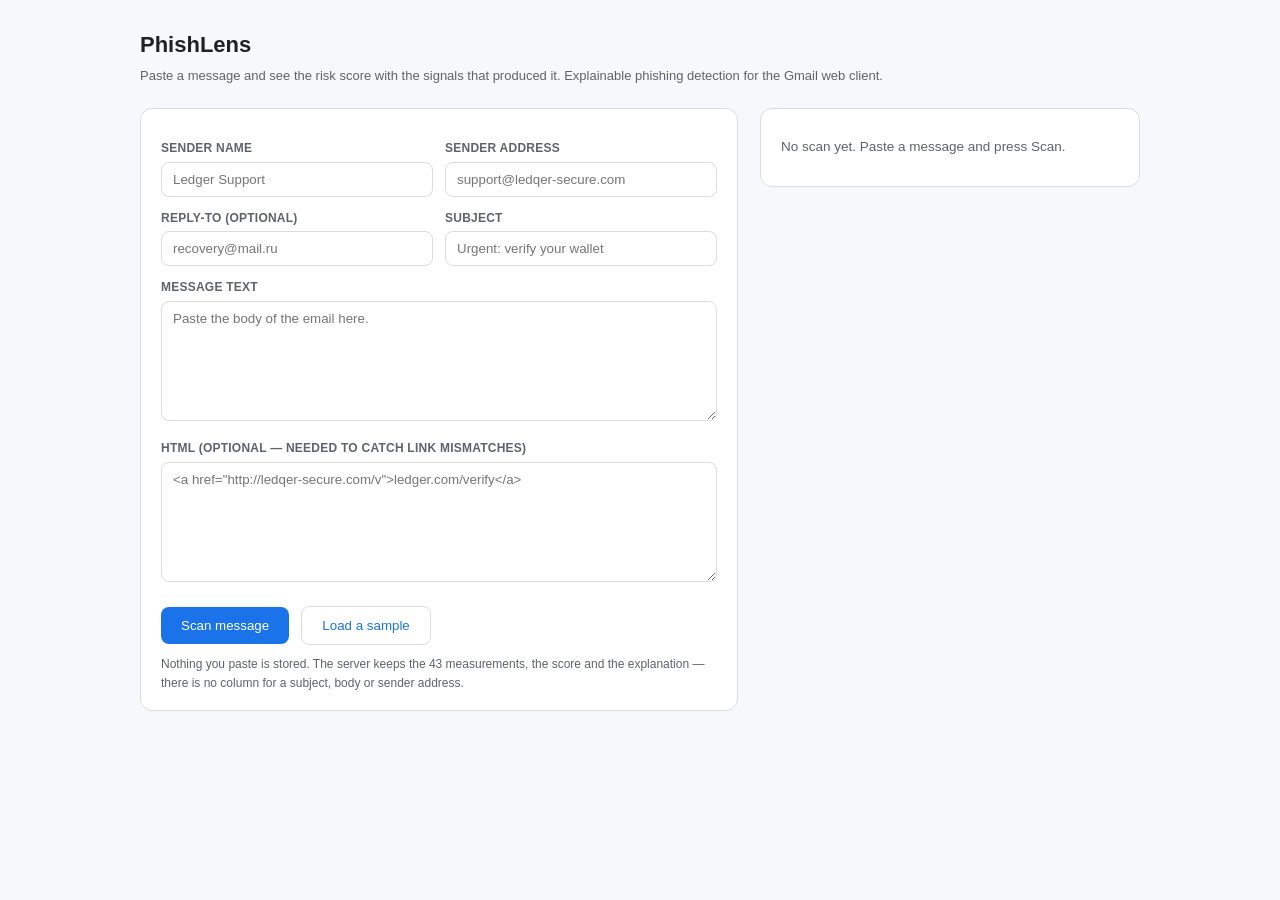
<file: 03_Backend/app/static/index.html>
<!doctype html>
<html lang="en"><head><meta charset="utf-8">
<meta name="viewport" content="width=device-width,initial-scale=1">
<title>PhishLens — scan a message</title>
<style>
  :root{--line:#dadce0;--ink:#202124;--muted:#5f6368;--bg:#f6f8fc;--blue:#1a73e8;
        --clear:#1e8e3e;--caution:#f9ab00;--suspicious:#e8710a;--dangerous:#d93025;}
  *{box-sizing:border-box}
  body{margin:0;background:var(--bg);color:var(--ink);
       font:15px/1.55 -apple-system,Segoe UI,Roboto,Helvetica,Arial,sans-serif}
  .wrap{max-width:1040px;margin:0 auto;padding:28px 20px 60px}
  h1{font-size:22px;margin:0 0 4px}
  .sub{color:var(--muted);font-size:13px;margin-bottom:22px}
  .cols{display:grid;grid-template-columns:1fr 380px;gap:22px;align-items:start}
  @media(max-width:880px){.cols{grid-template-columns:1fr}}
  .card{background:#fff;border:1px solid var(--line);border-radius:12px;padding:18px 20px}
  label{display:block;font-size:12px;color:var(--muted);margin:12px 0 4px;font-weight:600;
        letter-spacing:.02em;text-transform:uppercase}
  input,textarea{width:100%;padding:9px 11px;border:1px solid var(--line);border-radius:8px;
                 font:14px/1.5 inherit;color:var(--ink);background:#fff}
  textarea{resize:vertical;min-height:120px;font-family:inherit}
  input:focus,textarea:focus{outline:2px solid var(--blue);outline-offset:-1px;border-color:transparent}
  .row{display:grid;grid-template-columns:1fr 1fr;gap:12px}
  @media(max-width:620px){.row{grid-template-columns:1fr}}
  button{margin-top:18px;background:var(--blue);color:#fff;border:0;border-radius:8px;
         padding:11px 20px;font:600 14px inherit;cursor:pointer}
  button:disabled{opacity:.55;cursor:default}
  .ghost{background:#fff;color:var(--blue);border:1px solid var(--line);margin-left:8px}
  .hint{font-size:12px;color:var(--muted);margin-top:10px}
  .panel{position:sticky;top:20px}
  .score{display:flex;align-items:baseline;gap:10px;margin-bottom:2px}
  .num{font-size:40px;font-weight:700;line-height:1}
  .tier{font-size:13px;font-weight:700;text-transform:uppercase;letter-spacing:.06em;
        padding:3px 9px;border-radius:999px;color:#fff}
  .t-clear{background:var(--clear)}.t-caution{background:var(--caution)}
  .t-suspicious{background:var(--suspicious)}.t-dangerous{background:var(--dangerous)}
  .headline{font-size:16px;font-weight:600;margin:10px 0 2px}
  .advice{color:var(--muted);font-size:13px;margin-bottom:14px}
  .split{background:#fff8e1;border:1px solid #f6d58a;border-radius:8px;padding:10px 12px;
         font-size:12.5px;color:#7a5900;margin-bottom:14px}
  ul{list-style:none;margin:0;padding:0}
  li{padding:9px 0;border-top:1px solid var(--line);font-size:13.5px;display:flex;gap:9px}
  .kind{flex:0 0 auto;font-size:10px;font-weight:700;letter-spacing:.05em;text-transform:uppercase;
        padding:2px 6px;border-radius:4px;background:#e8eaed;color:var(--muted);height:fit-content;margin-top:2px}
  .kind.rule{background:#fce8e6;color:#c5221f}
  h3{font-size:12px;text-transform:uppercase;letter-spacing:.04em;color:var(--muted);
     margin:18px 0 0;font-weight:700}
  .meta{margin-top:16px;padding-top:12px;border-top:1px solid var(--line);
        font-size:11.5px;color:var(--muted);line-height:1.7}
  .empty{color:var(--muted);font-size:13.5px;padding:10px 0}
  .err{color:var(--dangerous);font-size:13px}
</style></head><body><div class="wrap">

<h1>PhishLens</h1>
<div class="sub">Paste a message and see the risk score with the signals that produced it. Explainable phishing detection for the Gmail web client.</div>

<div class="cols">
  <div class="card">
    <div class="row">
      <div><label for="from_display">Sender name</label>
        <input id="from_display" placeholder="Ledger Support"></div>
      <div><label for="from_address">Sender address</label>
        <input id="from_address" placeholder="support@ledqer-secure.com"></div>
    </div>
    <div class="row">
      <div><label for="reply_to_address">Reply-to (optional)</label>
        <input id="reply_to_address" placeholder="recovery@mail.ru"></div>
      <div><label for="subject">Subject</label>
        <input id="subject" placeholder="Urgent: verify your wallet"></div>
    </div>
    <label for="body_text">Message text</label>
    <textarea id="body_text" placeholder="Paste the body of the email here."></textarea>
    <label for="body_html">HTML (optional — needed to catch link mismatches)</label>
    <textarea id="body_html" placeholder='&lt;a href="http://ledqer-secure.com/v"&gt;ledger.com/verify&lt;/a&gt;'></textarea>
    <button id="go">Scan message</button>
    <button id="sample" class="ghost" type="button">Load a sample</button>
    <div class="hint">Nothing you paste is stored. The server keeps the 43 measurements, the score and the explanation — there is no column for a subject, body or sender address.</div>
    <div id="err" class="err"></div>
  </div>

  <div class="card panel">
    <div id="out"><div class="empty">No scan yet. Paste a message and press Scan.</div></div>
  </div>
</div>
</div>

<script>
const $ = id => document.getElementById(id);
const esc = s => String(s ?? "").replace(/[&<>"]/g, c => ({'&':'&amp;','<':'&lt;','>':'&gt;','"':'&quot;'}[c]));

$("sample").onclick = () => {
  $("from_display").value = "Ledger Support";
  $("from_address").value = "support@ledqer-secure.com";
  $("reply_to_address").value = "recovery@mail.ru";
  $("subject").value = "Urgent: your wallet will be suspended in 24 hours";
  $("body_text").value = "Your Ledger wallet has been flagged for unusual activity. Verify your recovery phrase immediately or access will be permanently suspended.";
  $("body_html").value = '<p>Your wallet has been flagged. <a href="http://ledqer-secure.com/verify">ledger.com/verify</a></p>';
};

$("go").onclick = async () => {
  const btn = $("go"); btn.disabled = true; $("err").textContent = "";
  const payload = {
    from_display: $("from_display").value, from_address: $("from_address").value,
    reply_to_address: $("reply_to_address").value, subject: $("subject").value,
    body_text: $("body_text").value, body_html: $("body_html").value, attachments: []
  };
  try {
    const r = await fetch("/scan", {method:"POST", headers:{"content-type":"application/json"},
                                    body: JSON.stringify(payload)});
    if (!r.ok) throw new Error("HTTP " + r.status + " — " + (await r.text()).slice(0,200));
    render(await r.json());
  } catch (e) { $("err").textContent = e.message; }
  finally { btn.disabled = false; }
};

function render(d) {
  const sig = (d.signals || []).map(s =>
    `<li><span class="kind ${s.kind === 'rule' ? 'rule' : ''}">${esc(s.kind)}</span><span>${esc(s.text)}</span></li>`).join("");
  const mit = (d.mitigating || []).map(m => `<li><span class="kind">for</span><span>${esc(m.text)}</span></li>`).join("");
  const floored = d.severity_floored_by
    ? `<div class="split"><b>Why the score and the tier disagree.</b> The model scored this ${d.risk_score}/100, which on its own reads
       <b>${esc(d.model_severity)}</b>. A deterministic check — <code>${esc(d.severity_floored_by)}</code> — fired, and those are
       categorical rather than statistical, so the tier is raised regardless of the score.</div>` : "";
  $("out").innerHTML = `
    <div class="score"><div class="num">${d.risk_score}</div>
      <span class="tier t-${esc(d.severity)}">${esc(d.severity)}</span></div>
    <div class="headline">${esc(d.headline)}</div>
    <div class="advice">${esc(d.advice)}</div>
    ${floored}
    ${sig ? `<h3>What it found</h3><ul>${sig}</ul>` : `<div class="empty">No signals above the reporting threshold.</div>`}
    ${mit ? `<h3>What argues for it</h3><ul>${mit}</ul>` : ""}
    <div class="meta">
      ${d.signals_considered} features considered &middot; model <b>${esc(d.model_variant)}</b> &middot; ${d.duration_ms} ms<br>
      ${d.persisted ? `recorded as scan ${d.scan_id}` : "not recorded — the database was unavailable, the verdict is unaffected"}
    </div>`;
}
</script></body></html>
</file>
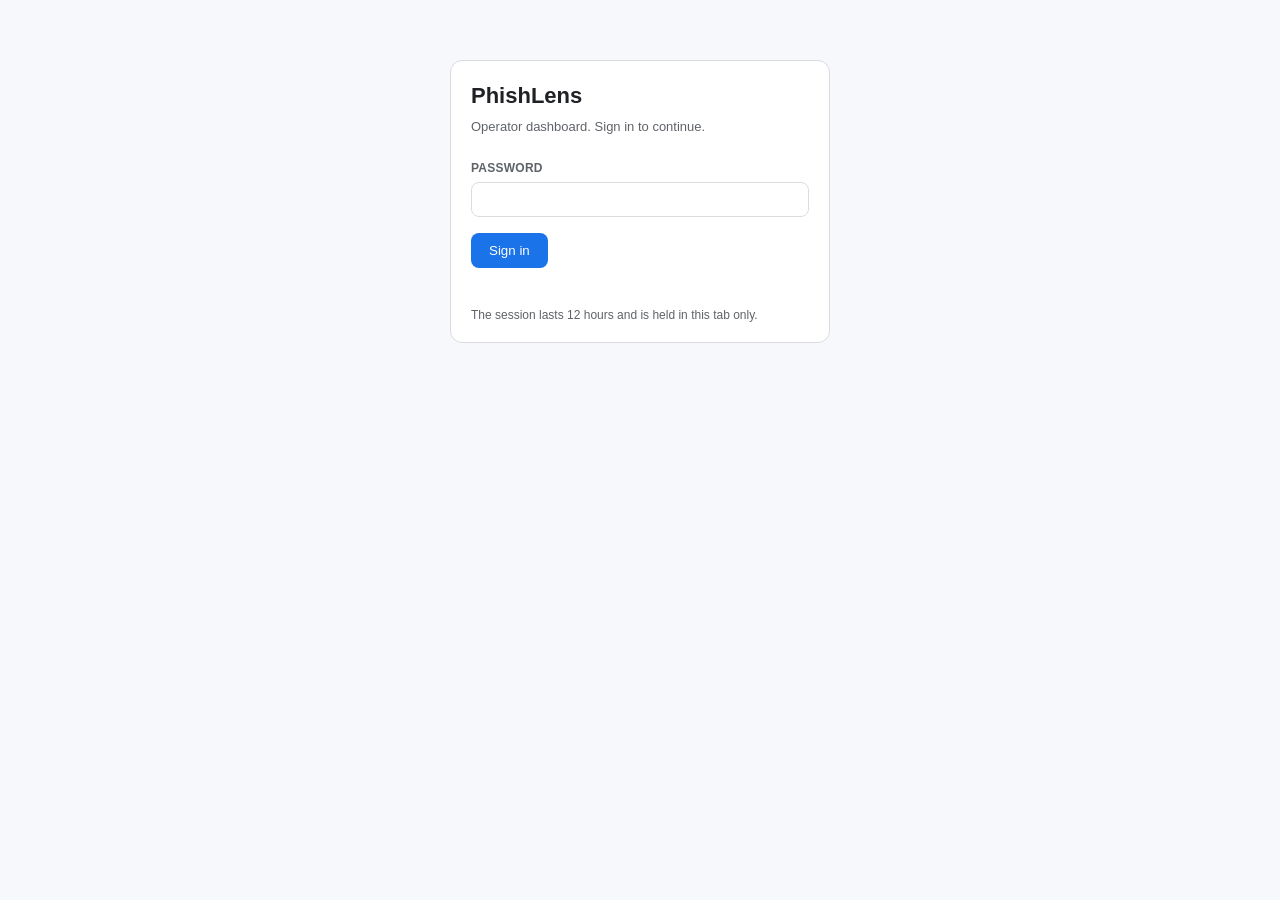
<file: 03_Backend/app/static/dashboard/index.html>
<!doctype html>
<html lang="en"><head><meta charset="utf-8">
<meta name="viewport" content="width=device-width,initial-scale=1">
<title>PhishLens — operator dashboard</title>
<style>
  :root{--line:#dadce0;--ink:#202124;--muted:#5f6368;--bg:#f6f8fc;--blue:#1a73e8;
        --clear:#1e8e3e;--caution:#f9ab00;--suspicious:#e8710a;--dangerous:#d93025;}
  *{box-sizing:border-box}
  body{margin:0;background:var(--bg);color:var(--ink);
       font:15px/1.55 -apple-system,Segoe UI,Roboto,Helvetica,Arial,sans-serif}
  .wrap{max-width:1180px;margin:0 auto;padding:28px 20px 60px}
  h1{font-size:22px;margin:0 0 4px}
  .sub{color:var(--muted);font-size:13px;margin-bottom:22px}
  .card{background:#fff;border:1px solid var(--line);border-radius:12px;padding:18px 20px;margin-bottom:18px}
  label{display:block;font-size:12px;color:var(--muted);margin:12px 0 4px;font-weight:600;
        letter-spacing:.02em;text-transform:uppercase}
  input,select{width:100%;padding:9px 11px;border:1px solid var(--line);border-radius:8px;
               font:14px/1.5 inherit;color:var(--ink);background:#fff}
  input:focus,select:focus{outline:2px solid var(--blue);outline-offset:-1px;border-color:transparent}
  button{background:var(--blue);color:#fff;border:0;border-radius:8px;
         padding:10px 18px;font:600 14px inherit;cursor:pointer}
  button:disabled{opacity:.55;cursor:default}
  .ghost{background:#fff;color:var(--blue);border:1px solid var(--line)}
  .tiny{padding:5px 10px;font-size:12px}
  .err{color:var(--dangerous);font-size:13px;margin-top:10px;min-height:18px}
  .hint{font-size:12px;color:var(--muted);margin-top:10px}

  /* login */
  #login{max-width:380px;margin:60px auto}

  /* tabs */
  nav{display:flex;gap:4px;border-bottom:1px solid var(--line);margin-bottom:18px}
  nav button{background:none;color:var(--muted);border:0;border-bottom:2px solid transparent;
             border-radius:0;padding:10px 14px;font:600 13.5px inherit}
  nav button[aria-selected=true]{color:var(--blue);border-bottom-color:var(--blue)}
  .right{margin-left:auto;display:flex;align-items:center;gap:10px}

  /* metric tiles */
  .tiles{display:grid;grid-template-columns:repeat(auto-fit,minmax(170px,1fr));gap:12px}
  .tile{background:#fff;border:1px solid var(--line);border-radius:10px;padding:14px 16px}
  .tile .n{font-size:26px;font-weight:700;line-height:1.1}
  .tile .k{font-size:11.5px;color:var(--muted);text-transform:uppercase;letter-spacing:.04em;
           font-weight:700;margin-bottom:6px}
  .tile .foot{font-size:11.5px;color:var(--muted);margin-top:4px}

  /* bars */
  .bars{margin-top:6px}
  .bar{display:flex;align-items:center;gap:10px;margin:7px 0;font-size:13px}
  .bar .lbl{flex:0 0 92px;color:var(--muted)}
  .bar .track{flex:1;background:#eef1f6;border-radius:999px;height:10px;overflow:hidden}
  /* display:block matters - the fill is a span, and width/height do not apply
     to an inline box, so without this the bars render as empty tracks. */
  .bar .fill{display:block;height:100%;border-radius:999px}
  .bar .v{flex:0 0 54px;text-align:right;font-variant-numeric:tabular-nums}
  .f-clear{background:var(--clear)}.f-caution{background:var(--caution)}
  .f-suspicious{background:var(--suspicious)}.f-dangerous{background:var(--dangerous)}

  /* tables */
  table{width:100%;border-collapse:collapse;font-size:13.5px}
  th{text-align:left;font-size:11px;text-transform:uppercase;letter-spacing:.04em;
     color:var(--muted);font-weight:700;padding:0 10px 8px 0;border-bottom:1px solid var(--line)}
  td{padding:10px 10px 10px 0;border-bottom:1px solid var(--line);vertical-align:top}
  td.num{font-variant-numeric:tabular-nums;white-space:nowrap}
  .tier{display:inline-block;font-size:10.5px;font-weight:700;text-transform:uppercase;
        letter-spacing:.05em;padding:2px 8px;border-radius:999px;color:#fff}
  .t-clear{background:var(--clear)}.t-caution{background:var(--caution)}
  .t-suspicious{background:var(--suspicious)}.t-dangerous{background:var(--dangerous)}
  .pill{display:inline-block;font-size:10.5px;font-weight:700;text-transform:uppercase;
        letter-spacing:.05em;padding:2px 8px;border-radius:4px;background:#e8eaed;color:var(--muted)}
  .pill.fp{background:#fce8e6;color:#c5221f}
  .pill.fn{background:#fef7e0;color:#7a5900}
  .pill.ok{background:#e6f4ea;color:#137333}
  .note{color:var(--muted);font-size:12.5px;margin-top:4px;white-space:pre-wrap}
  .empty{color:var(--muted);font-size:13.5px;padding:18px 0}
  .pager{display:flex;align-items:center;gap:12px;margin-top:14px;font-size:13px;color:var(--muted)}
  .caveat{background:#fff8e1;border:1px solid #f6d58a;border-radius:8px;padding:10px 12px;
          font-size:12.5px;color:#7a5900;margin-top:14px}
  .controls{display:flex;gap:12px;align-items:flex-end;margin-bottom:14px}
  .controls > div{min-width:180px}
  .controls label{margin-top:0}
  [hidden]{display:none !important}
</style></head><body>

<!-- ------------------------------------------------------------- login -->
<div id="login" class="card">
  <h1>PhishLens</h1>
  <div class="sub">Operator dashboard. Sign in to continue.</div>
  <form id="loginForm">
    <label for="pw">Password</label>
    <input id="pw" type="password" autocomplete="current-password" required>
    <div style="margin-top:16px"><button id="loginBtn" type="submit">Sign in</button></div>
    <div id="loginErr" class="err"></div>
  </form>
  <div class="hint">The session lasts 12 hours and is held in this tab only.</div>
</div>

<!-- --------------------------------------------------------------- app -->
<div id="app" class="wrap" hidden>
  <h1>PhishLens</h1>
  <div class="sub">Operator dashboard — scan history, feedback review, service metrics.</div>

  <nav>
    <button id="tab-overview"  aria-selected="true"  data-view="overview">Overview</button>
    <button id="tab-scans"     aria-selected="false" data-view="scans">Scan history</button>
    <button id="tab-feedback"  aria-selected="false" data-view="feedback">Feedback review</button>
    <div class="right">
      <span id="fbBadge" class="pill" hidden></span>
      <button id="signout" class="ghost tiny" type="button">Sign out</button>
    </div>
  </nav>

  <div id="globalErr" class="err"></div>

  <!-- overview -->
  <section id="view-overview">
    <div id="tiles" class="tiles"></div>
    <div class="card" style="margin-top:18px">
      <div class="k" style="font-size:11.5px;color:var(--muted);text-transform:uppercase;
           letter-spacing:.04em;font-weight:700;margin-bottom:10px">Scans by severity</div>
      <div id="bars" class="bars"></div>
    </div>
    <div class="caveat">
      These are operational counts, not model evaluation. Precision, recall and
      false-positive rate are measured against the held-out set in
      <strong>02_Model/evaluate.py</strong> (WBS 2.1 and 5.5). The disagreement rate below is
      what users reported, which is a review signal — not measured error.
    </div>
  </section>

  <!-- scans -->
  <section id="view-scans" hidden>
    <div class="card">
      <div class="controls">
        <div>
          <label for="sevFilter">Severity</label>
          <select id="sevFilter">
            <option value="">All</option>
            <option value="dangerous">Dangerous</option>
            <option value="suspicious">Suspicious</option>
            <option value="caution">Caution</option>
            <option value="clear">Clear</option>
          </select>
        </div>
        <button id="refreshScans" class="ghost" type="button">Refresh</button>
      </div>
      <div id="scansWrap"></div>
      <div class="pager">
        <button id="prev" class="ghost tiny" type="button">Previous</button>
        <span id="pageInfo"></span>
        <button id="next" class="ghost tiny" type="button">Next</button>
      </div>
      <div class="hint">
        No subject, body or sender address appears here because the database stores none —
        a scan is identified by a salted fingerprint. Install ids are truncated to 8 characters:
        enough to group scans, not enough to identify an installation.
      </div>
    </div>
  </section>

  <!-- feedback -->
  <section id="view-feedback" hidden>
    <div class="card">
      <div class="controls">
        <div>
          <label for="fbFilter">Show</label>
          <select id="fbFilter">
            <option value="false">All feedback</option>
            <option value="true">Unreviewed only</option>
          </select>
        </div>
        <button id="refreshFb" class="ghost" type="button">Refresh</button>
      </div>
      <div id="fbWrap"></div>
      <div class="caveat">
        Marking an item reviewed records that a person looked at it. It does not relabel the
        scan or feed the model — feedback is a queue for WBS 2.4 calibration, never ground
        truth applied automatically.
      </div>
    </div>
  </section>
</div>

<script>
const $ = id => document.getElementById(id);
const esc = s => String(s ?? "").replace(/[&<>"]/g, c => ({'&':'&amp;','<':'&lt;','>':'&gt;','"':'&quot;'}[c]));
const API = "/dashboard/api";
const KEY = "phishlens_dash_token";

let token = sessionStorage.getItem(KEY) || null;
let page = 1, totalScans = 0, pageSize = 50;

/* ---------------------------------------------------------------- fetch */
async function api(path, opts = {}) {
  const res = await fetch(API + path, {
    ...opts,
    headers: {
      "Content-Type": "application/json",
      ...(token ? { Authorization: "Bearer " + token } : {}),
      ...(opts.headers || {}),
    },
  });
  if (res.status === 401) { signOut("Session expired. Sign in again."); throw new Error("401"); }
  if (!res.ok) {
    let detail = res.statusText;
    try { detail = (await res.json()).detail || detail; } catch {}
    throw new Error(detail);
  }
  return res.json();
}

function showError(msg) { $("globalErr").textContent = msg || ""; }

/* ---------------------------------------------------------------- login */
$("loginForm").addEventListener("submit", async (e) => {
  e.preventDefault();
  $("loginErr").textContent = "";
  $("loginBtn").disabled = true;
  try {
    const r = await fetch(API + "/login", {
      method: "POST",
      headers: { "Content-Type": "application/json" },
      body: JSON.stringify({ password: $("pw").value }),
    });
    if (!r.ok) {
      let d = "Sign in failed.";
      try { d = (await r.json()).detail || d; } catch {}
      throw new Error(d);
    }
    const data = await r.json();
    token = data.token;
    sessionStorage.setItem(KEY, token);
    $("pw").value = "";
    enterApp();
  } catch (err) {
    $("loginErr").textContent = err.message;
  } finally {
    $("loginBtn").disabled = false;
  }
});

function signOut(message) {
  token = null;
  sessionStorage.removeItem(KEY);
  $("app").hidden = true;
  $("login").hidden = false;
  $("loginErr").textContent = message || "";
}
$("signout").addEventListener("click", () => signOut(""));

/* ----------------------------------------------------------------- tabs */
document.querySelectorAll("nav button[data-view]").forEach(btn => {
  btn.addEventListener("click", () => {
    document.querySelectorAll("nav button[data-view]").forEach(b =>
      b.setAttribute("aria-selected", String(b === btn)));
    ["overview", "scans", "feedback"].forEach(v =>
      $("view-" + v).hidden = v !== btn.dataset.view);
    if (btn.dataset.view === "scans") loadScans();
    if (btn.dataset.view === "feedback") loadFeedback();
    if (btn.dataset.view === "overview") loadMetrics();
  });
});

/* ------------------------------------------------------------- overview */
function tile(k, n, foot) {
  return `<div class="tile"><div class="k">${esc(k)}</div>
          <div class="n">${esc(n)}</div>
          ${foot ? `<div class="foot">${esc(foot)}</div>` : ""}</div>`;
}

async function loadMetrics() {
  try {
    const m = await api("/metrics");
    $("tiles").innerHTML = [
      tile("Total scans", m.total_scans.toLocaleString(), `${m.scans_last_7_days} in last 7 days`),
      tile("Active installs", m.active_installs),
      tile("Median scan time", m.median_duration_ms == null ? "—" : m.median_duration_ms + " ms"),
      tile("Active model", m.active_model_variant || "none",
           m.active_model_trained_utc ? "trained " + m.active_model_trained_utc.slice(0, 10) : ""),
      tile("Feedback received", m.total_feedback, `${m.unreviewed_feedback} unreviewed`),
      tile("Reported disagreement", (m.reported_disagreement_rate * 100).toFixed(2) + "%",
           `${m.reported_false_positives} FP · ${m.reported_false_negatives} FN reported`),
    ].join("");

    const max = Math.max(1, ...m.scans_by_severity.map(s => s.count));
    const order = ["dangerous", "suspicious", "caution", "clear"];
    const rows = order
      .map(sev => m.scans_by_severity.find(s => s.severity === sev) || { severity: sev, count: 0 });
    $("bars").innerHTML = rows.map(s => `
      <div class="bar">
        <span class="lbl">${esc(s.severity)}</span>
        <span class="track"><span class="fill f-${esc(s.severity)}"
              style="width:${(s.count / max * 100).toFixed(1)}%"></span></span>
        <span class="v">${s.count.toLocaleString()}</span>
      </div>`).join("");

    if (m.unreviewed_feedback > 0) {
      $("fbBadge").hidden = false;
      $("fbBadge").className = "pill fp";
      $("fbBadge").textContent = m.unreviewed_feedback + " unreviewed";
    } else { $("fbBadge").hidden = true; }
    showError("");
  } catch (e) { showError(e.message); }
}

/* ---------------------------------------------------------------- scans */
async function loadScans() {
  try {
    const sev = $("sevFilter").value;
    const d = await api(`/scans?page=${page}&severity=${encodeURIComponent(sev)}`);
    totalScans = d.total; pageSize = d.page_size;
    if (!d.scans.length) {
      $("scansWrap").innerHTML = `<div class="empty">No scans recorded yet.</div>`;
    } else {
      $("scansWrap").innerHTML = `<table><thead><tr>
          <th>Scan</th><th>When</th><th>Score</th><th>Severity</th>
          <th>Top signal</th><th>Install</th><th>Model</th><th>Time</th><th></th>
        </tr></thead><tbody>` + d.scans.map(s => `
        <tr>
          <td class="num">#${s.scan_id}</td>
          <td class="num">${esc(s.scored_at.replace("T", " ").slice(0, 16))}</td>
          <td class="num"><strong>${s.risk_score}</strong></td>
          <td><span class="tier t-${esc(s.severity)}">${esc(s.severity)}</span></td>
          <td>${esc(s.top_signal || "—")}</td>
          <td class="num">${s.install_id_short ? esc(s.install_id_short) : '<span class="pill">degraded</span>'}</td>
          <td class="num">${esc(s.model_variant)}</td>
          <td class="num">${s.duration_ms == null ? "—" : s.duration_ms + " ms"}</td>
          <td>${s.has_feedback ? '<span class="pill fp">feedback</span>' : ""}</td>
        </tr>`).join("") + `</tbody></table>`;
    }
    const first = totalScans ? (page - 1) * pageSize + 1 : 0;
    const last = Math.min(page * pageSize, totalScans);
    $("pageInfo").textContent = `${first}–${last} of ${totalScans.toLocaleString()}`;
    $("prev").disabled = page <= 1;
    $("next").disabled = page * pageSize >= totalScans;
    showError("");
  } catch (e) { showError(e.message); }
}
$("prev").addEventListener("click", () => { if (page > 1) { page--; loadScans(); } });
$("next").addEventListener("click", () => { page++; loadScans(); });
$("sevFilter").addEventListener("change", () => { page = 1; loadScans(); });
$("refreshScans").addEventListener("click", () => loadScans());

/* ------------------------------------------------------------- feedback */
async function loadFeedback() {
  try {
    const only = $("fbFilter").value;
    const d = await api(`/feedback?unreviewed_only=${only}`);
    if (!d.feedback.length) {
      $("fbWrap").innerHTML = `<div class="empty">Nothing to review.</div>`;
    } else {
      $("fbWrap").innerHTML = `<table><thead><tr>
          <th>Reported</th><th>Scan</th><th>Verdict given</th><th>Claim</th>
          <th>Note</th><th>Status</th><th></th>
        </tr></thead><tbody>` + d.feedback.map(f => `
        <tr>
          <td class="num">${esc(f.created_at.replace("T", " ").slice(0, 16))}</td>
          <td class="num">#${f.scan_id}</td>
          <td>${f.scan_severity
                ? `<span class="tier t-${esc(f.scan_severity)}">${esc(f.scan_severity)}</span>
                   <span class="num"> ${f.scan_risk_score}</span>`
                : "—"}</td>
          <td><span class="pill ${f.disagreement === 'false_positive' ? 'fp' : 'fn'}">
              ${f.disagreement === 'false_positive' ? 'false positive' : 'false negative'}</span></td>
          <td>${f.note ? `<div class="note">${esc(f.note)}</div>` : '<span class="empty">—</span>'}</td>
          <td>${f.reviewed_at
                ? `<span class="pill ok">reviewed</span>`
                : `<span class="pill fp">open</span>`}</td>
          <td>${f.reviewed_at ? "" :
                `<button class="ghost tiny" data-review="${f.feedback_id}">Mark reviewed</button>`}</td>
        </tr>`).join("") + `</tbody></table>`;
      $("fbWrap").querySelectorAll("button[data-review]").forEach(b => {
        b.addEventListener("click", async () => {
          b.disabled = true;
          try { await api(`/feedback/${b.dataset.review}/review`, { method: "POST" });
                await loadFeedback(); await loadMetrics(); }
          catch (e) { showError(e.message); b.disabled = false; }
        });
      });
    }
    showError("");
  } catch (e) { showError(e.message); }
}
$("fbFilter").addEventListener("change", () => loadFeedback());
$("refreshFb").addEventListener("click", () => loadFeedback());

/* ----------------------------------------------------------------- boot */
function enterApp() {
  $("login").hidden = true;
  $("app").hidden = false;
  loadMetrics();
}
if (token) { enterApp(); }
</script>
</body></html>
</file>
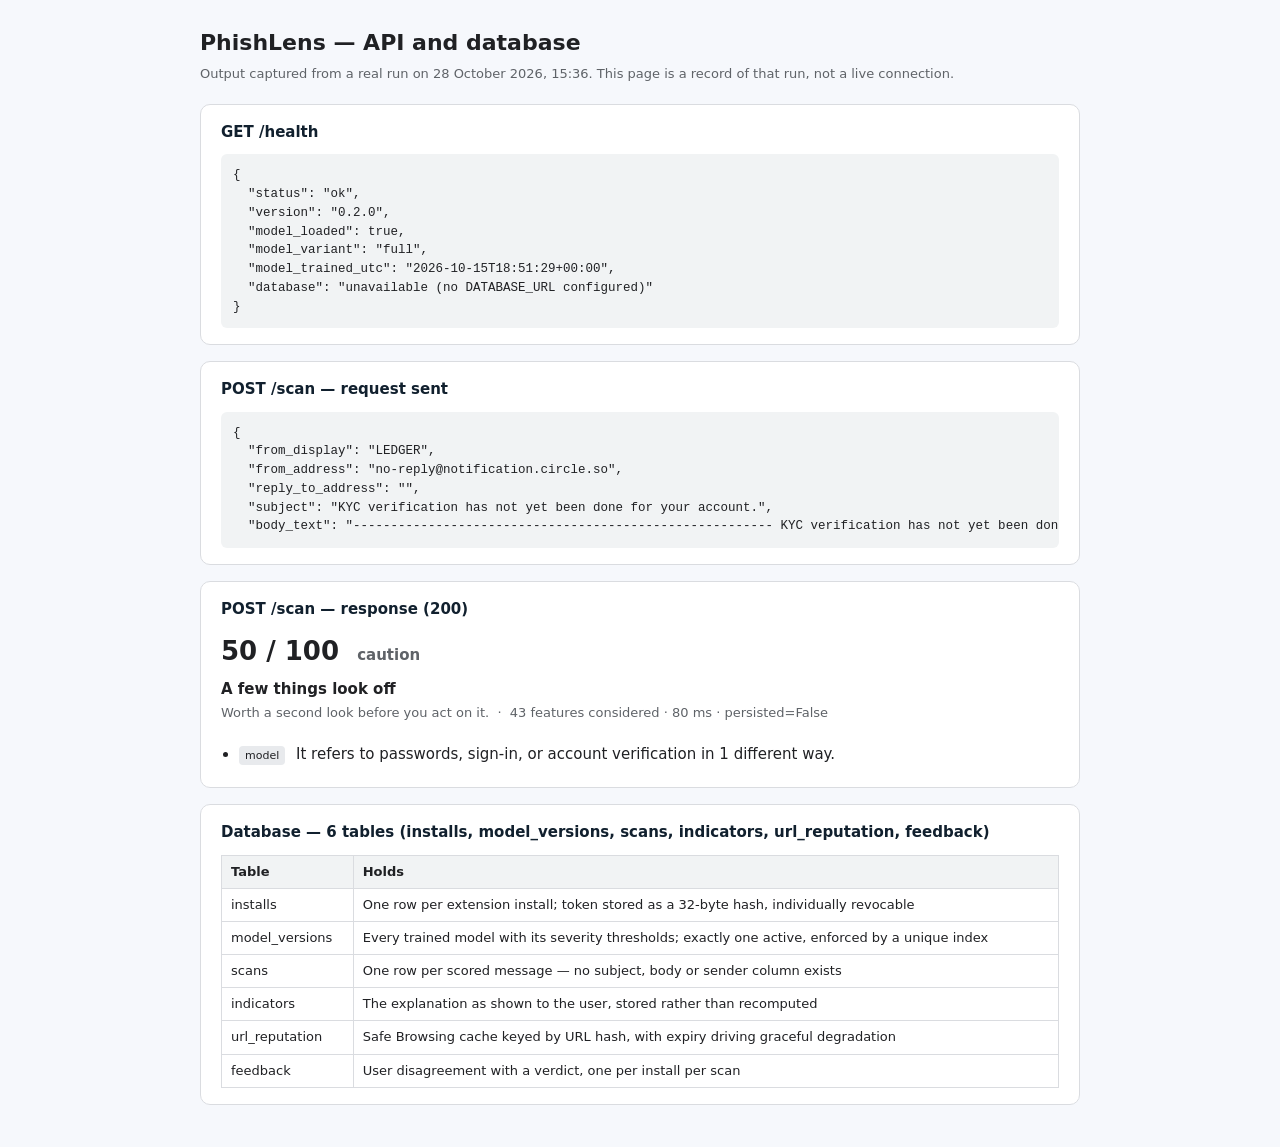
<file: 06_Deliverables/API_and_DB_proof.html>
<!doctype html><html><head><meta charset=utf-8><title>PhishLens - API and database</title>
<style>body{font:15px/1.55 Segoe UI,system-ui,sans-serif;margin:0;background:#f6f8fc;color:#202124}
.w{max-width:880px;margin:0 auto;padding:26px}h1{font-size:22px;margin:0 0 4px}
.m{color:#5f6368;font-size:13px;margin-bottom:20px}
.c{background:#fff;border:1px solid #dadce0;border-radius:10px;padding:16px 20px;margin-bottom:16px}
h2{font-size:15px;margin:0 0 10px;color:#11202e}
pre{background:#f1f3f4;border-radius:6px;padding:12px;overflow:auto;font:12.5px/1.5 Consolas,monospace;margin:0}
ul{margin:8px 0 0;padding-left:18px}li{margin:5px 0}
.k{display:inline-block;background:#e8eaed;border-radius:4px;padding:1px 6px;font-size:11px;margin-right:6px}
table{border-collapse:collapse;width:100%;font-size:13px}td,th{border:1px solid #dadce0;padding:6px 9px;text-align:left}
th{background:#f1f3f4}.b{font-size:26px;font-weight:700}</style></head><body><div class=w>
<h1>PhishLens — API and database</h1>
<div class=m>Output captured from a real run on 28 October 2026, 15:36. This page is a record of that run, not a live connection.</div>
<div class=c><h2>GET /health</h2><pre>{
  &quot;status&quot;: &quot;ok&quot;,
  &quot;version&quot;: &quot;0.2.0&quot;,
  &quot;model_loaded&quot;: true,
  &quot;model_variant&quot;: &quot;full&quot;,
  &quot;model_trained_utc&quot;: &quot;2026-10-15T18:51:29+00:00&quot;,
  &quot;database&quot;: &quot;unavailable (no DATABASE_URL configured)&quot;
}</pre></div>
<div class=c><h2>POST /scan — request sent</h2><pre>{
  &quot;from_display&quot;: &quot;LEDGER&quot;,
  &quot;from_address&quot;: &quot;no-reply@notification.circle.so&quot;,
  &quot;reply_to_address&quot;: &quot;&quot;,
  &quot;subject&quot;: &quot;KYC verification has not yet been done for your account.&quot;,
  &quot;body_text&quot;: &quot;-------------------------------------------------------- KYC verification has not yet been done for your account. -------------------------------------------------------- Dear Users, We are reaching out to inform you about an essential security update regarding your Wallet. To further strengthen the protection of your assets, we are implementing Two-Factor Authentication (2FA) on our platform. As of Wednesday, 5 November 2025, all accounts without Two-Factor Authentication will face temporary suspension, and associated wallets will be frozen. During this time, you won&#x27;t be able to send or trad&quot;,</pre></div>
<div class=c><h2>POST /scan — response (200)</h2>
<div class=b>50 / 100 &nbsp;<span style="font-size:15px;color:#5f6368">caution</span></div>
<div style="margin:6px 0 2px"><b>A few things look off</b></div>
<div class=m>Worth a second look before you act on it. &nbsp;·&nbsp; 43 features considered · 80 ms · persisted=False</div>
<ul><li><span class=k>model</span> It refers to passwords, sign-in, or account verification in 1 different way.</li></ul></div>
<div class=c><h2>Database — 6 tables (installs, model_versions, scans, indicators, url_reputation, feedback)</h2><table><tr><th>Table</th><th>Holds</th></tr>
<tr><td>installs</td><td>One row per extension install; token stored as a 32-byte hash, individually revocable</td></tr>
<tr><td>model_versions</td><td>Every trained model with its severity thresholds; exactly one active, enforced by a unique index</td></tr>
<tr><td>scans</td><td>One row per scored message — no subject, body or sender column exists</td></tr>
<tr><td>indicators</td><td>The explanation as shown to the user, stored rather than recomputed</td></tr>
<tr><td>url_reputation</td><td>Safe Browsing cache keyed by URL hash, with expiry driving graceful degradation</td></tr>
<tr><td>feedback</td><td>User disagreement with a verdict, one per install per scan</td></tr>
</table></div></div></body></html>
</file>
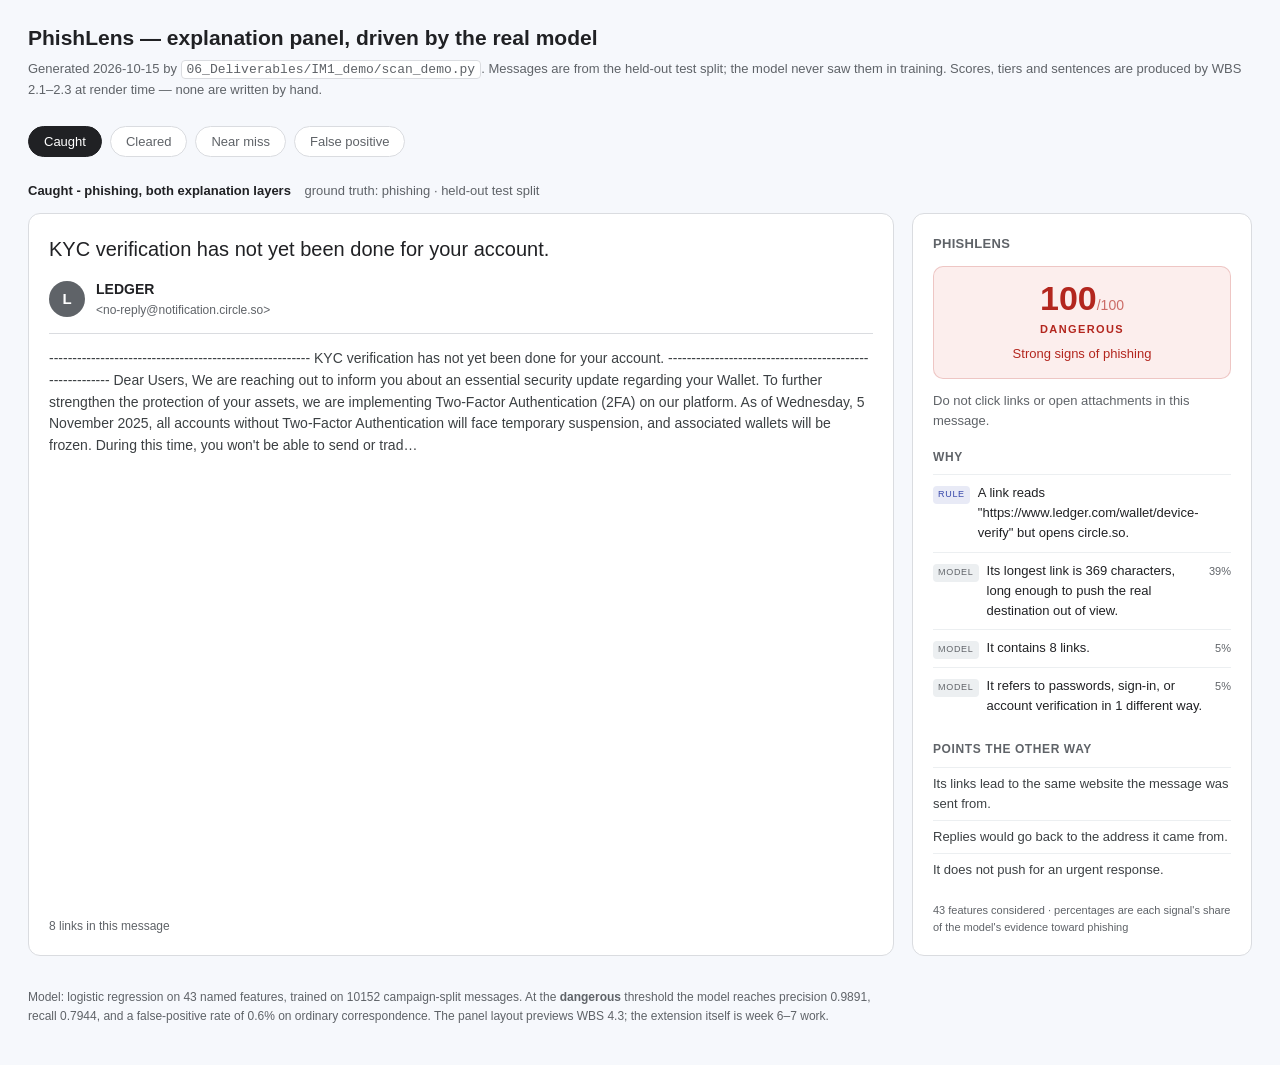
<file: 06_Deliverables/IM1_demo/PhishLens_IM1_demo.html>
<!doctype html>
<html lang="en"><head><meta charset="utf-8">
<meta name="viewport" content="width=device-width,initial-scale=1">
<title>PhishLens - IM1 demo</title>
<style>
  :root { --line:#dadce0; --ink:#202124; --muted:#5f6368; --bg:#f6f8fc; }
  * { box-sizing:border-box; }
  body { margin:0; background:var(--bg); color:var(--ink);
         font:15px/1.55 -apple-system,Segoe UI,Roboto,Helvetica,Arial,sans-serif; }
  header { padding:22px 28px 14px; }
  h1 { margin:0; font-size:21px; font-weight:600; }
  header p { margin:4px 0 0; color:var(--muted); font-size:13px; }
  .tabs { display:flex; gap:8px; padding:12px 28px 0; flex-wrap:wrap; }
  .tab { border:1px solid var(--line); background:#fff; border-radius:999px;
          padding:7px 15px; font-size:13px; cursor:pointer; color:var(--muted); }
  .tab.active { background:var(--ink); border-color:var(--ink); color:#fff; }
  .screen { display:none; padding:14px 28px 32px; }
  .screen.active { display:block; }
  .caption { font-size:13px; color:var(--muted); margin:10px 0 12px; }
  .caption strong { color:var(--ink); }
  .truth { margin-left:10px; }
  .split { display:grid; grid-template-columns:1fr 340px; gap:18px; align-items:stretch; }
  .mail, .panel { background:#fff; border:1px solid var(--line); border-radius:12px; padding:20px; }
  .panel { align-self:start; }
  .mail { display:flex; flex-direction:column; }
  .body { flex:1; }
  .subject { font-size:20px; margin-bottom:14px; word-break:break-word; }
  .from { display:flex; gap:11px; align-items:center; padding-bottom:14px;
           border-bottom:1px solid var(--line); margin-bottom:14px; }
  .avatar { width:36px; height:36px; border-radius:50%; background:#5f6368; color:#fff;
             display:grid; place-items:center; font-weight:600; flex:none; }
  .name { font-weight:600; font-size:14px; }
  .addr { color:var(--muted); font-size:12px; word-break:break-all; }
  .body { white-space:pre-wrap; word-break:break-word; font-size:14px; color:#3c4043; }
  .meta { margin-top:14px; font-size:12px; color:var(--muted); }
  .brand { font-weight:600; letter-spacing:.3px; font-size:13px;
            text-transform:uppercase; color:var(--muted); margin-bottom:12px; }
  .verdict { border:1px solid; border-radius:10px; padding:14px; text-align:center; }
  .score { font-size:34px; font-weight:700; line-height:1; }
  .score span { font-size:14px; font-weight:500; opacity:.65; }
  .tier { font-size:11px; letter-spacing:1.4px; margin-top:6px; font-weight:700; }
  .headline { font-size:13px; margin-top:6px; }
  .advice { font-size:13px; color:var(--muted); margin:12px 0 4px; }
  .panel h4 { font-size:12px; text-transform:uppercase; letter-spacing:.6px;
               color:var(--muted); margin:16px 0 8px; }
  ul { list-style:none; margin:0; padding:0; }
  .sig { display:flex; gap:8px; align-items:baseline; padding:8px 0;
          border-top:1px solid #eceff1; font-size:13px; }
  .tag { font-size:9px; letter-spacing:.7px; text-transform:uppercase; padding:2px 5px;
          border-radius:4px; background:#eceff1; color:var(--muted); flex:none; }
  .sig.rule .tag { background:#e8eaf6; color:#3949ab; }
  .txt { flex:1; }
  .share { color:var(--muted); font-size:11px; flex:none; }
  .mitig ul li { font-size:13px; color:#3c4043; padding:6px 0; border-top:1px solid #eceff1; }
  .foot { margin-top:16px; font-size:11px; color:var(--muted); line-height:1.5; }
  footer { padding:0 28px 40px; color:var(--muted); font-size:12px; max-width:900px; }
  code { background:#fff; border:1px solid var(--line); border-radius:4px; padding:1px 5px; }
  @media (max-width:860px) { .split { grid-template-columns:1fr; } }
</style></head><body>
<header>
  <h1>PhishLens &mdash; explanation panel, driven by the real model</h1>
  <p>Generated 2026-10-15 by <code>06_Deliverables/IM1_demo/scan_demo.py</code>.
     Messages are from the held-out test split; the model never saw them in training.
     Scores, tiers and sentences are produced by WBS 2.1&ndash;2.3 at render time &mdash; none are written by hand.</p>
</header>
<div class="tabs"><button class="tab active" data-i="0">Caught</button><button class="tab" data-i="1">Cleared</button><button class="tab" data-i="2">Near miss</button><button class="tab" data-i="3">False positive</button></div>

<section class="screen active" id="screen-0">
  <div class="caption"><strong>Caught - phishing, both explanation layers</strong>
    <span class="truth">ground truth: phishing &middot; held-out test split</span></div>
  <div class="split">
    <div class="mail">
      <div class="subject">KYC verification has not yet been done for your account.</div>
      <div class="from"><span class="avatar">L</span>
        <div><div class="name">LEDGER</div>
             <div class="addr">&lt;no-reply@notification.circle.so&gt;</div></div></div>
      <div class="body">-------------------------------------------------------- KYC verification has not yet been done for your account. -------------------------------------------------------- Dear Users, We are reaching out to inform you about an essential security update regarding your Wallet. To further strengthen the protection of your assets, we are implementing Two-Factor Authentication (2FA) on our platform. As of Wednesday, 5 November 2025, all accounts without Two-Factor Authentication will face temporary suspension, and associated wallets will be frozen. During this time, you won&#x27;t be able to send or trad&hellip;</div>
      <div class="meta">8 links in this message</div>
    </div>
    <aside class="panel">
      <div class="brand">PhishLens</div>
      <div class="verdict" style="background:#fceeed;color:#b3261e;border-color:#b3261e33">
        <div class="score">100<span>/100</span></div>
        <div class="tier">DANGEROUS</div>
        <div class="headline">Strong signs of phishing</div>
      </div>
      <p class="advice">Do not click links or open attachments in this message.</p>
      <h4>Why</h4>
      <ul class="signals"><li class="sig rule"><span class="tag">rule</span><span class="txt">A link reads &quot;https://www.ledger.com/wallet/device-verify&quot; but opens circle.so.</span></li><li class="sig model"><span class="tag">model</span><span class="txt">Its longest link is 369 characters, long enough to push the real destination out of view.</span><span class="share">39%</span></li><li class="sig model"><span class="tag">model</span><span class="txt">It contains 8 links.</span><span class="share">5%</span></li><li class="sig model"><span class="tag">model</span><span class="txt">It refers to passwords, sign-in, or account verification in 1 different way.</span><span class="share">5%</span></li></ul>
      <div class="mitig"><h4>Points the other way</h4><ul><li>Its links lead to the same website the message was sent from.</li><li>Replies would go back to the address it came from.</li><li>It does not push for an urgent response.</li></ul></div>
      <div class="foot">43 features considered &middot;
        percentages are each signal's share of the model's evidence toward phishing</div>
    </aside>
  </div>
</section>
<section class="screen" id="screen-1">
  <div class="caption"><strong>Cleared - ordinary mail</strong>
    <span class="truth">ground truth: legitimate &middot; held-out test split</span></div>
  <div class="split">
    <div class="mail">
      <div class="subject">Re: [ILUG-Social] Completely silent pc</div>
      <div class="from"><span class="avatar">L</span>
        <div><div class="name">Liam Bedford</div>
             <div class="addr">&lt;lbedford@lbedford.org&gt;</div></div></div>
      <div class="body">On Sat, 20 Jul 2002 18:15:12 +0100 kevin lyda claiming to think: &gt; On Fri, Jul 19, 2002 at 10:19:50PM -0700, Rick Moen wrote: &gt; &gt; Some people strip down old 486 boxes, take out the hard drive, disable &gt; &gt; the fans, and run the thing from just a floppy drive or a CDR you&#x27;ve &gt; &gt; burned for the purpose. &gt; &gt; what about using a pcmcia card and a compaq flash card? or doing an &gt; nfs boot to a server in a noiser part of the house? (the boiler room &gt; or something like that) &gt; hmm. there are versions of OpenBSD that run from a 32M compact flash IIRC. and antefacto&#x27;s software ran in 64M. there are CF-&gt;I&hellip;</div>
      <div class="meta">1 link in this message</div>
    </div>
    <aside class="panel">
      <div class="brand">PhishLens</div>
      <div class="verdict" style="background:#edf7f0;color:#136c3a;border-color:#136c3a33">
        <div class="score">0<span>/100</span></div>
        <div class="tier">CLEAR</div>
        <div class="headline">Nothing notable found</div>
      </div>
      <p class="advice">No action suggested.</p>
      <h4>Why</h4>
      <ul class="signals"><li class="sig none"><span class="txt">No signals above the reporting threshold.</span></li></ul>
      <div class="mitig"><h4>Points the other way</h4><ul><li>At least one link matches the sending domain.</li><li>It does not push for an urgent response.</li><li>It does not ask about passwords or account sign-in.</li></ul></div>
      <div class="foot">43 features considered &middot;
        percentages are each signal's share of the model's evidence toward phishing</div>
    </aside>
  </div>
</section>
<section class="screen" id="screen-2">
  <div class="caption"><strong>Near miss - phishing the model was unsure about</strong>
    <span class="truth">ground truth: phishing &middot; held-out test split</span></div>
  <div class="split">
    <div class="mail">
      <div class="subject">CONTACT USING BELOW reference number</div>
      <div class="from"><span class="avatar">R</span>
        <div><div class="name"><em>(no display name)</em></div>
             <div class="addr">&lt;rachid&gt;</div></div></div>
      <div class="body">Dear Friend , Since i waited so long without hearing from you regarding your confirm able draft worth of $7,500000,I went ahead and cashed the money and registered it with Trans world courier service as box of African clothes with instruction to deliver it to you upon your contact to their office, i am leaving today to another country for three months course.You can contact them now to avoid them delaying with the box. use below reference number { 29377 } Bear in mind that i have paid all the charges they requested,Both mailing charges and insurance.All you need to do is to pay their security &hellip;</div>
      <div class="meta">0 links in this message</div>
    </div>
    <aside class="panel">
      <div class="brand">PhishLens</div>
      <div class="verdict" style="background:#fdf8e3;color:#7a5d00;border-color:#7a5d0033">
        <div class="score">30<span>/100</span></div>
        <div class="tier">CAUTION</div>
        <div class="headline">A few things look off</div>
      </div>
      <p class="advice">Worth a second look before you act on it.</p>
      <h4>Why</h4>
      <ul class="signals"><li class="sig model"><span class="tag">model</span><span class="txt">It opens with a generic greeting rather than your name.</span><span class="share">10%</span></li></ul>
      <div class="mitig"><h4>Points the other way</h4><ul><li>It does not push for an urgent response.</li><li>It does not ask about passwords or account sign-in.</li><li>No link shows one website and opens another.</li></ul></div>
      <div class="foot">43 features considered &middot;
        percentages are each signal's share of the model's evidence toward phishing</div>
    </aside>
  </div>
</section>
<section class="screen" id="screen-3">
  <div class="caption"><strong>False positive - the worst one in the test set</strong>
    <span class="truth">ground truth: legitimate &middot; held-out test split</span></div>
  <div class="split">
    <div class="mail">
      <div class="subject">Brother, Can You Spare a Jet?</div>
      <div class="from"><span class="avatar">M</span>
        <div><div class="name">Media Unspun</div>
             <div class="addr">&lt;guterman@mediaunspun.imakenews.net&gt;</div></div></div>
      <div class="body">To view this newsletter in full-color, visit: http://newsletter.mediaunspun.com/index000018838.cfm MEDIA UNSPUN What the Press is Reporting and Why (www.mediaunspun.com) ----------------------------------------------------------------- August 12, 2002 ----------------------------------------------------------------- IN THIS ISSUE ----------------------------------------------------------------- * BROTHER, CAN YOU SPARE A JET? * REMEMBER GLOBAL CROSSING? * OTHER STORIES Media Unspun serves business news and analysis, authoritatively and irreverently, every business day. An annual subscription c&hellip;</div>
      <div class="meta">36 links in this message</div>
    </div>
    <aside class="panel">
      <div class="brand">PhishLens</div>
      <div class="verdict" style="background:#fceeed;color:#b3261e;border-color:#b3261e33">
        <div class="score">93<span>/100</span></div>
        <div class="tier">DANGEROUS</div>
        <div class="headline">Strong signs of phishing</div>
      </div>
      <p class="advice">Do not click links or open attachments in this message.</p>
      <h4>Why</h4>
      <ul class="signals"><li class="sig model"><span class="tag">model</span><span class="txt">Its longest link is 349 characters, long enough to push the real destination out of view.</span><span class="share">41%</span></li><li class="sig model"><span class="tag">model</span><span class="txt">A link goes through a URL shortener, which hides its real destination.</span><span class="share">29%</span></li><li class="sig model"><span class="tag">model</span><span class="txt">It contains 36 links.</span><span class="share">14%</span></li><li class="sig model"><span class="tag">model</span><span class="txt">It refers to payment or banking in 2 different ways.</span><span class="share">6%</span></li></ul>
      <div class="mitig"><h4>Points the other way</h4><ul><li>At least one link matches the sending domain.</li><li>Replies would go back to the address it came from.</li><li>It does not push for an urgent response.</li></ul></div>
      <div class="foot">43 features considered &middot;
        percentages are each signal's share of the model's evidence toward phishing</div>
    </aside>
  </div>
</section>
<footer>
  Model: logistic regression on 43 named features, trained on 10152
  campaign-split messages. At the <strong>dangerous</strong> threshold the model reaches
  precision 0.9891, recall 0.7944, and a false-positive rate of
  0.6% on ordinary correspondence. The panel layout previews WBS 4.3;
  the extension itself is week 6&ndash;7 work.
</footer>
<script>
  document.querySelectorAll('.tab').forEach(function (t) {
    t.addEventListener('click', function () {
      document.querySelectorAll('.tab').forEach(function (x) { x.classList.remove('active'); });
      document.querySelectorAll('.screen').forEach(function (x) { x.classList.remove('active'); });
      t.classList.add('active');
      document.getElementById('screen-' + t.dataset.i).classList.add('active');
    });
  });
</script>
</body></html>
</file>
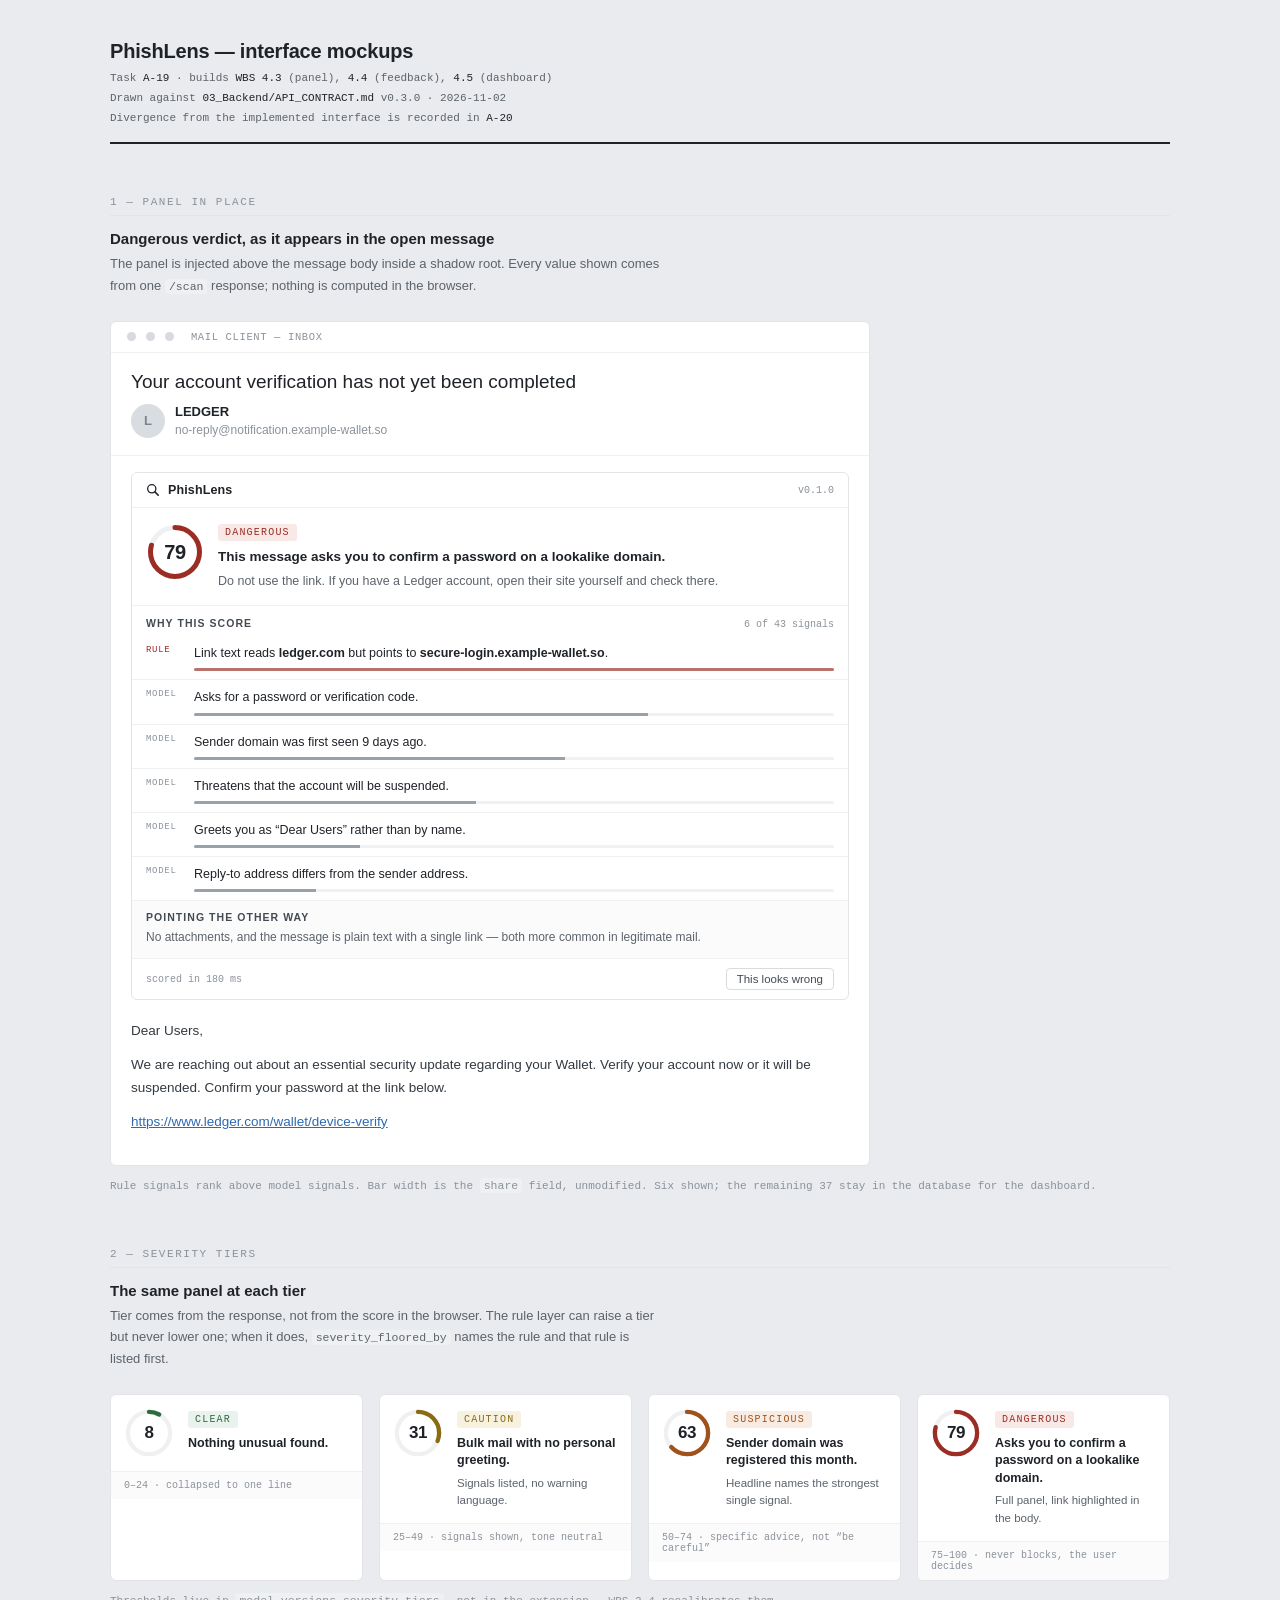
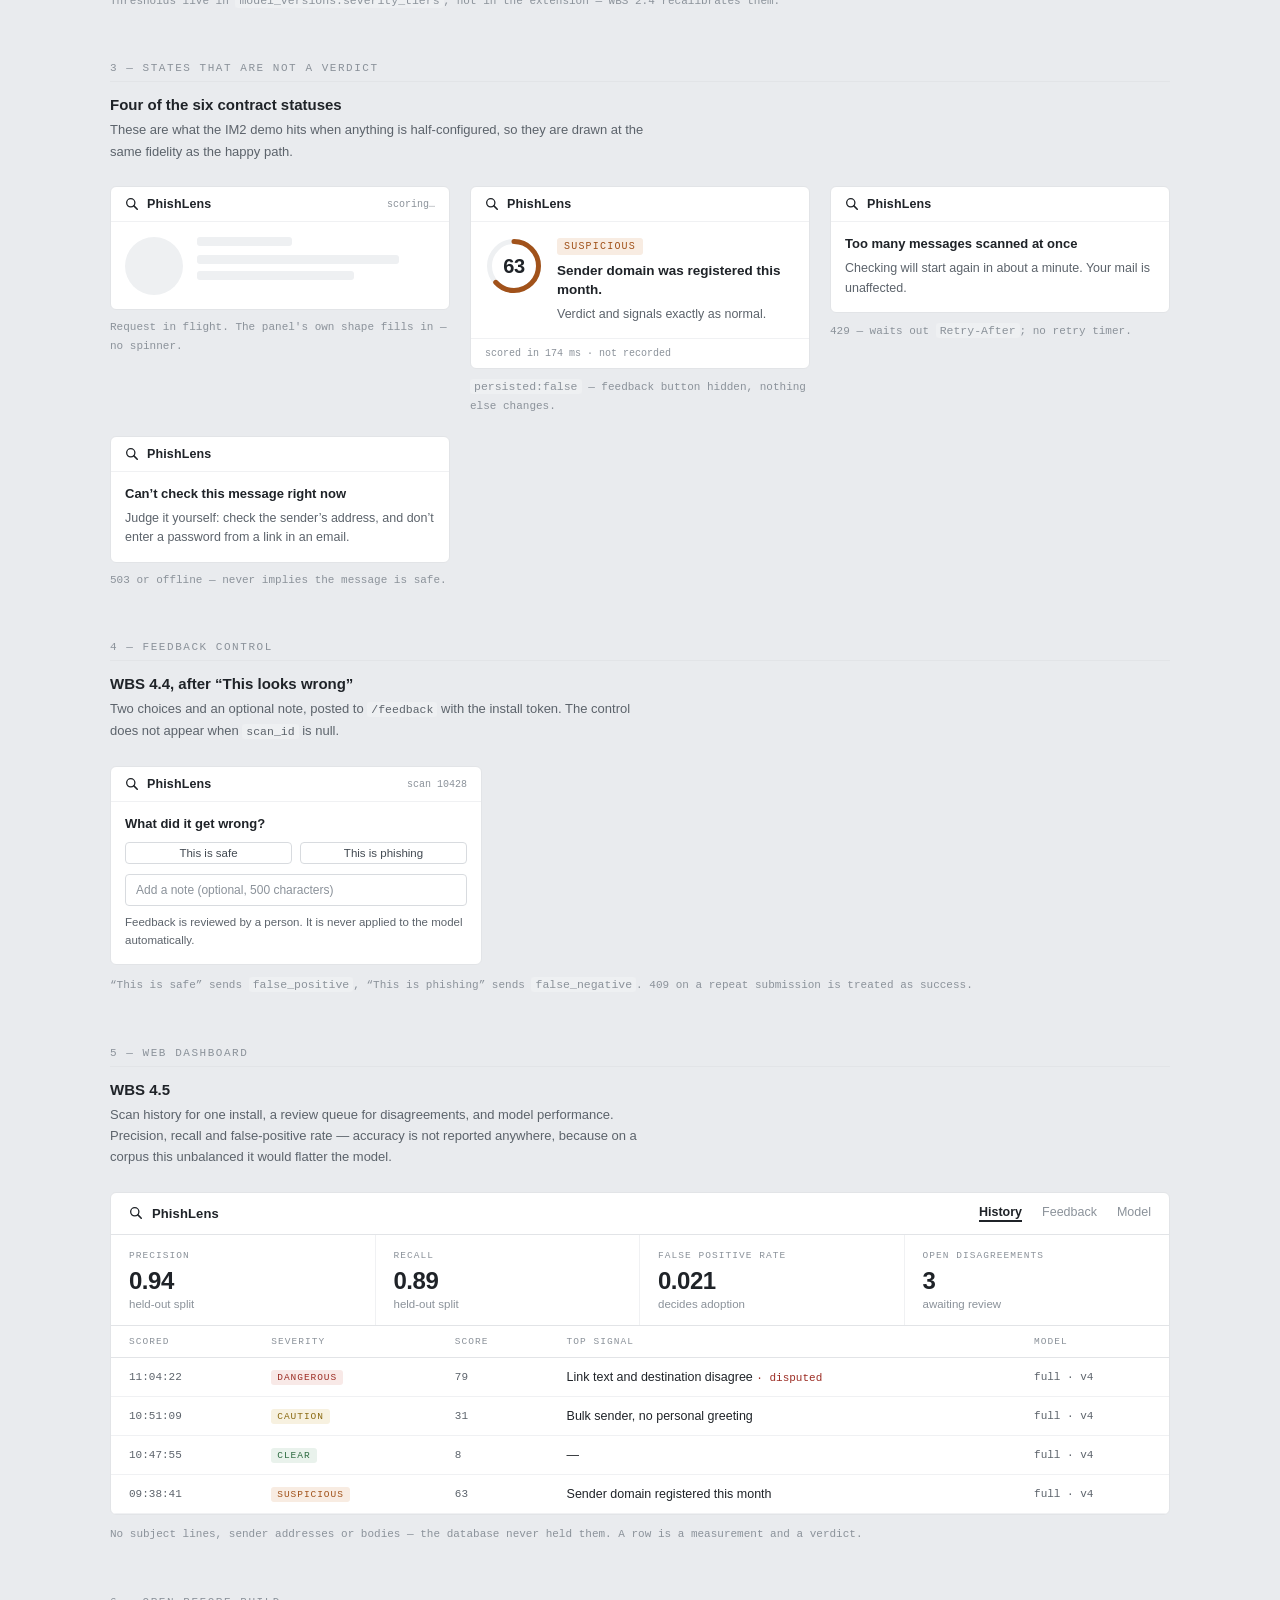
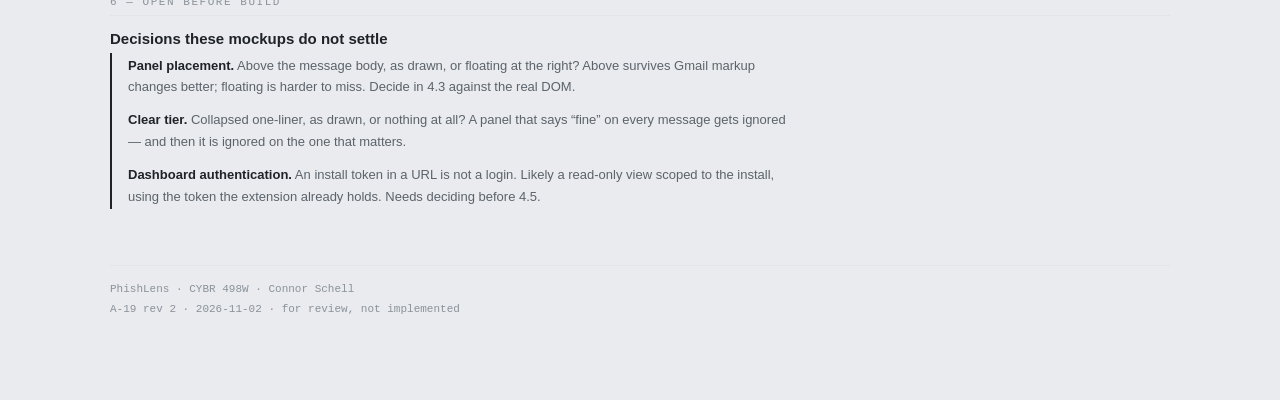
<file: 06_Deliverables/gui/mockups/panel_and_dashboard_mockups.html>
<!DOCTYPE html>
<html lang="en">
<head>
<meta charset="utf-8">
<meta name="viewport" content="width=device-width, initial-scale=1">
<title>PhishLens — Interface Mockups</title>
<style>
  :root{
    --bg:#e9ebee;
    --card:#ffffff;
    --line:#e2e4e7;
    --line-soft:#f0f1f3;
    --text:#1f2328;
    --text-2:#5c636b;
    --text-3:#8b929a;

    --clear:#2e6b41;
    --clear-bg:#e9f2ec;
    --caution:#8a6a12;
    --caution-bg:#f7f1e0;
    --suspicious:#a1521a;
    --suspicious-bg:#f8ece2;
    --dangerous:#9c2d24;
    --dangerous-bg:#f8e9e7;

    --mono:ui-monospace,"SF Mono",Menlo,Consolas,"Liberation Mono",monospace;
    --sans:-apple-system,BlinkMacSystemFont,"Segoe UI",Roboto,Arial,sans-serif;
  }

  *{box-sizing:border-box}
  body{
    margin:0; padding:40px 24px 80px;
    background:var(--bg);
    font-family:var(--sans);
    color:var(--text);
    -webkit-font-smoothing:antialiased;
  }
  .wrap{max-width:1060px; margin:0 auto}

  /* ------------------------------------------------------------ header -- */
  .doc-head{border-bottom:2px solid var(--text); padding-bottom:14px; margin-bottom:8px}
  h1{font-size:20px; font-weight:600; margin:0 0 6px; letter-spacing:-.01em}
  .meta{font-family:var(--mono); font-size:11px; color:var(--text-2); line-height:1.8}
  .meta b{color:var(--text); font-weight:500}

  /* ----------------------------------------------------------- section -- */
  section{margin-top:52px}
  .sec-label{
    font-family:var(--mono); font-size:11px; letter-spacing:.14em;
    text-transform:uppercase; color:var(--text-3);
    border-bottom:1px solid var(--line); padding-bottom:7px; margin-bottom:6px;
  }
  h2{font-size:15px; font-weight:600; margin:14px 0 6px}
  .sub{font-size:13px; color:var(--text-2); line-height:1.65; margin:0 0 24px; max-width:76ch}
  .cap{
    font-family:var(--mono); font-size:11px; color:var(--text-3);
    margin-top:10px; line-height:1.7;
  }

  /* ------------------------------------------------- mail client frame -- */
  .mail{
    background:var(--card); border:1px solid var(--line); border-radius:6px;
    max-width:760px; overflow:hidden;
  }
  .mail-chrome{
    display:flex; align-items:center; gap:10px;
    padding:9px 16px; border-bottom:1px solid var(--line-soft);
    font-family:var(--mono); font-size:10.5px; color:var(--text-3);
    letter-spacing:.06em; text-transform:uppercase;
  }
  .dot{width:9px; height:9px; border-radius:50%; background:#d7dade}
  .mail-subject{padding:18px 20px 4px; font-size:19px; font-weight:400}
  .mail-from{
    display:flex; align-items:center; gap:10px; padding:6px 20px 16px;
    border-bottom:1px solid var(--line-soft);
  }
  .avatar{
    width:34px; height:34px; border-radius:50%; background:#d9dde1; flex:none;
    display:grid; place-items:center; font-size:13px; color:#7c848c; font-weight:600;
  }
  .from-lines{font-size:13px; line-height:1.45}
  .from-lines .addr{color:var(--text-3); font-size:12px}
  .mail-body{
    padding:20px; font-size:13.5px; line-height:1.65; color:#333a41;
  }
  .mail-body a{color:#2d6ab0}
  .mail-body p{margin:0 0 12px}

  /* ------------------------------------------------------- the panel --- */
  .panel-slot{padding:16px 20px 0}
  .panel{
    border:1px solid var(--line); border-radius:6px; overflow:hidden;
    font-size:13px; background:#fff;
  }
  .panel-head{
    display:flex; align-items:center; gap:8px;
    padding:10px 14px; border-bottom:1px solid var(--line-soft);
  }
  .mark{width:14px; height:14px; flex:none}
  .wordmark{font-size:12.5px; font-weight:600; letter-spacing:.01em}
  .panel-head .right{
    margin-left:auto; font-family:var(--mono); font-size:10px; color:var(--text-3);
  }

  .verdict{display:flex; gap:14px; padding:15px 14px 14px}
  .dial{position:relative; width:58px; height:58px; flex:none}
  .dial .num{
    position:absolute; inset:0; display:grid; place-items:center;
    font-size:20px; font-weight:600; letter-spacing:-.02em;
  }
  .tier{
    display:inline-block; font-family:var(--mono); font-size:10px;
    letter-spacing:.12em; text-transform:uppercase; font-weight:500;
    padding:3px 7px; border-radius:3px; margin-bottom:7px;
  }
  .t-clear{background:var(--clear-bg); color:var(--clear)}
  .t-caution{background:var(--caution-bg); color:var(--caution)}
  .t-suspicious{background:var(--suspicious-bg); color:var(--suspicious)}
  .t-dangerous{background:var(--dangerous-bg); color:var(--dangerous)}
  .headline{font-size:13.5px; font-weight:600; line-height:1.4; margin:0 0 5px}
  .advice{font-size:12.5px; color:var(--text-2); line-height:1.55; margin:0}

  .block-head{
    display:flex; justify-content:space-between; align-items:baseline;
    padding:11px 14px 6px; border-top:1px solid var(--line-soft);
  }
  .block-head h4{
    margin:0; font-size:10.5px; font-weight:600; letter-spacing:.1em;
    text-transform:uppercase; color:#434a52;
  }
  .block-head span{font-family:var(--mono); font-size:10px; color:var(--text-3)}

  .sig{display:flex; gap:10px; padding:8px 14px}
  .sig + .sig{border-top:1px solid var(--line-soft)}
  .kind{
    flex:none; width:38px; padding-top:1px;
    font-family:var(--mono); font-size:9px; letter-spacing:.08em;
    text-transform:uppercase; color:var(--text-3);
  }
  .kind.rule{color:var(--dangerous)}
  .sig-main{flex:1; min-width:0}
  .sig-text{font-size:12.5px; line-height:1.45}
  .bar{height:3px; background:var(--line-soft); border-radius:2px; margin-top:6px; overflow:hidden}
  .bar i{display:block; height:100%; background:#99a1a9}
  .sig.is-rule .bar i{background:var(--dangerous); opacity:.65}

  .mitigating{padding:10px 14px 12px; border-top:1px solid var(--line-soft); background:#fbfbfc}
  .mitigating h4{
    margin:0 0 5px; font-size:10.5px; font-weight:600; letter-spacing:.1em;
    text-transform:uppercase; color:#434a52;
  }
  .mitigating p{margin:0; font-size:12px; color:var(--text-2); line-height:1.5}

  .panel-foot{
    display:flex; align-items:center; gap:10px;
    padding:9px 14px; border-top:1px solid var(--line-soft);
    font-family:var(--mono); font-size:10px; color:var(--text-3);
  }
  .btn{
    margin-left:auto; font-family:var(--sans); font-size:11.5px; color:#434a52;
    border:1px solid #d8dbdf; background:#fff; padding:4px 10px; border-radius:4px;
  }

  /* -------------------------------------------------------- tier rows -- */
  .tier-grid{display:grid; grid-template-columns:repeat(auto-fit,minmax(236px,1fr)); gap:16px}
  .tier-item{border:1px solid var(--line); border-radius:6px; background:#fff; overflow:hidden}
  .tier-item .verdict{padding:13px 13px 13px}
  .tier-item .dial{width:50px; height:50px}
  .tier-item .dial .num{font-size:17px}
  .tier-item .headline{font-size:12.5px}
  .tier-item .advice{font-size:11.5px}
  .tier-foot{
    font-family:var(--mono); font-size:10px; color:var(--text-3);
    padding:8px 13px; border-top:1px solid var(--line-soft); background:#fbfbfc;
  }

  /* ------------------------------------------------------- state grid -- */
  .state-grid{display:grid; grid-template-columns:repeat(auto-fit,minmax(300px,1fr)); gap:20px}
  .state .panel{max-width:none}
  .state .cap{margin-top:8px}
  .skel{height:9px; border-radius:3px; background:#eef0f2}
  .msg-line{font-size:12.5px; line-height:1.55; color:var(--text-2); margin:8px 0 0}
  .state-title{font-size:13px; font-weight:600; margin:0}

  /* -------------------------------------------------------- dashboard -- */
  .dash{background:#fff; border:1px solid var(--line); border-radius:6px; overflow:hidden}
  .dash-head{
    display:flex; align-items:center; gap:9px;
    padding:12px 18px; border-bottom:1px solid var(--line);
  }
  .tabs{margin-left:auto; display:flex; gap:20px; font-size:12.5px; color:var(--text-3)}
  .tabs .on{color:var(--text); font-weight:600; box-shadow:inset 0 -2px 0 var(--text); padding-bottom:3px}
  .metrics{display:grid; grid-template-columns:repeat(4,1fr); border-bottom:1px solid var(--line)}
  .metric{padding:15px 18px; border-right:1px solid var(--line-soft)}
  .metric:last-child{border-right:0}
  .metric .k{
    font-family:var(--mono); font-size:9.5px; letter-spacing:.11em;
    text-transform:uppercase; color:var(--text-3);
  }
  .metric .v{font-size:24px; font-weight:600; letter-spacing:-.02em; margin-top:6px}
  .metric .d{font-size:11.5px; color:var(--text-3); margin-top:3px}
  table{width:100%; border-collapse:collapse}
  th{
    text-align:left; font-family:var(--mono); font-size:9.5px; font-weight:500;
    letter-spacing:.11em; text-transform:uppercase; color:var(--text-3);
    padding:10px 18px; border-bottom:1px solid var(--line);
  }
  td{padding:11px 18px; border-bottom:1px solid var(--line-soft); font-size:12.5px}
  td.mono{font-family:var(--mono); font-size:11px; color:var(--text-2)}
  .pill{
    display:inline-block; font-family:var(--mono); font-size:9.5px; font-weight:500;
    letter-spacing:.1em; text-transform:uppercase; padding:2px 6px; border-radius:3px;
  }
  .disputed{color:var(--dangerous); font-size:11px; font-family:var(--mono)}

  /* ------------------------------------------------------------ notes -- */
  .notes{border-left:2px solid var(--text); padding:2px 0 2px 16px; max-width:76ch}
  .notes p{font-size:13px; line-height:1.65; color:var(--text-2); margin:0 0 12px}
  .notes p:last-child{margin-bottom:0}
  .notes b{color:var(--text); font-weight:600}
  code{font-family:var(--mono); font-size:11.5px; background:#eef0f2; padding:1px 4px; border-radius:3px}

  footer{
    margin-top:56px; padding-top:14px; border-top:1px solid var(--line);
    font-family:var(--mono); font-size:11px; color:var(--text-3); line-height:1.8;
  }

  @media (max-width:720px){
    body{padding:24px 14px 60px}
    .metrics{grid-template-columns:repeat(2,1fr)}
    .mail-subject{font-size:17px}
  }
</style>
</head>
<body>
<div class="wrap">

  <div class="doc-head">
    <h1>PhishLens — interface mockups</h1>
    <div class="meta">
      Task <b>A-19</b> · builds <b>WBS 4.3</b> (panel), <b>4.4</b> (feedback), <b>4.5</b> (dashboard)<br>
      Drawn against <b>03_Backend/API_CONTRACT.md</b> v0.3.0 · 2026-11-02<br>
      Divergence from the implemented interface is recorded in <b>A-20</b>
    </div>
  </div>

  <!-- ============================================================= 1 ==== -->
  <section>
    <div class="sec-label">1 — Panel in place</div>
    <h2>Dangerous verdict, as it appears in the open message</h2>
    <p class="sub">
      The panel is injected above the message body inside a shadow root. Every value shown comes from
      one <code>/scan</code> response; nothing is computed in the browser.
    </p>

    <div class="mail">
      <div class="mail-chrome"><span class="dot"></span><span class="dot"></span><span class="dot"></span>&nbsp;mail client — inbox</div>
      <div class="mail-subject">Your account verification has not yet been completed</div>
      <div class="mail-from">
        <div class="avatar">L</div>
        <div class="from-lines">
          <div><b>LEDGER</b></div>
          <div class="addr">no-reply@notification.example-wallet.so</div>
        </div>
      </div>

      <div class="panel-slot">
        <div class="panel">
          <div class="panel-head">
            <svg class="mark" viewBox="0 0 16 16" aria-hidden="true">
              <circle cx="6.6" cy="6.6" r="4.7" fill="none" stroke="#1f2328" stroke-width="1.5"/>
              <path d="M10.2 10.2 L14 14" stroke="#1f2328" stroke-width="1.8" stroke-linecap="round"/>
            </svg>
            <span class="wordmark">PhishLens</span>
            <span class="right">v0.1.0</span>
          </div>

          <div class="verdict">
            <div class="dial">
              <svg viewBox="0 0 58 58" aria-hidden="true">
                <circle cx="29" cy="29" r="24.5" fill="none" stroke="#eef0f2" stroke-width="5"/>
                <circle cx="29" cy="29" r="24.5" fill="none" stroke="#9c2d24" stroke-width="5"
                        stroke-linecap="round" stroke-dasharray="153.9" stroke-dashoffset="32.3"
                        transform="rotate(-90 29 29)"/>
              </svg>
              <div class="num">79</div>
            </div>
            <div>
              <span class="tier t-dangerous">Dangerous</span>
              <p class="headline">This message asks you to confirm a password on a lookalike domain.</p>
              <p class="advice">Do not use the link. If you have a Ledger account, open their site yourself and check there.</p>
            </div>
          </div>

          <div class="block-head"><h4>Why this score</h4><span>6 of 43 signals</span></div>

          <div class="sig is-rule">
            <div class="kind rule">Rule</div>
            <div class="sig-main">
              <div class="sig-text">Link text reads <b>ledger.com</b> but points to <b>secure-login.example-wallet.so</b>.</div>
              <div class="bar"><i style="width:100%"></i></div>
            </div>
          </div>
          <div class="sig">
            <div class="kind">Model</div>
            <div class="sig-main">
              <div class="sig-text">Asks for a password or verification code.</div>
              <div class="bar"><i style="width:71%"></i></div>
            </div>
          </div>
          <div class="sig">
            <div class="kind">Model</div>
            <div class="sig-main">
              <div class="sig-text">Sender domain was first seen 9 days ago.</div>
              <div class="bar"><i style="width:58%"></i></div>
            </div>
          </div>
          <div class="sig">
            <div class="kind">Model</div>
            <div class="sig-main">
              <div class="sig-text">Threatens that the account will be suspended.</div>
              <div class="bar"><i style="width:44%"></i></div>
            </div>
          </div>
          <div class="sig">
            <div class="kind">Model</div>
            <div class="sig-main">
              <div class="sig-text">Greets you as “Dear Users” rather than by name.</div>
              <div class="bar"><i style="width:26%"></i></div>
            </div>
          </div>
          <div class="sig">
            <div class="kind">Model</div>
            <div class="sig-main">
              <div class="sig-text">Reply-to address differs from the sender address.</div>
              <div class="bar"><i style="width:19%"></i></div>
            </div>
          </div>

          <div class="mitigating">
            <h4>Pointing the other way</h4>
            <p>No attachments, and the message is plain text with a single link — both more common in legitimate mail.</p>
          </div>

          <div class="panel-foot">
            <span>scored in 180 ms</span>
            <button class="btn">This looks wrong</button>
          </div>
        </div>
      </div>

      <div class="mail-body">
        <p>Dear Users,</p>
        <p>We are reaching out about an essential security update regarding your Wallet. Verify your
           account now or it will be suspended. Confirm your password at the link below.</p>
        <p><a href="#">https://www.ledger.com/wallet/device-verify</a></p>
      </div>
    </div>

    <div class="cap">
      Rule signals rank above model signals. Bar width is the <code>share</code> field, unmodified.
      Six shown; the remaining 37 stay in the database for the dashboard.
    </div>
  </section>

  <!-- ============================================================= 2 ==== -->
  <section>
    <div class="sec-label">2 — Severity tiers</div>
    <h2>The same panel at each tier</h2>
    <p class="sub">
      Tier comes from the response, not from the score in the browser. The rule layer can raise a tier
      but never lower one; when it does, <code>severity_floored_by</code> names the rule and that rule
      is listed first.
    </p>

    <div class="tier-grid">
      <div class="tier-item">
        <div class="verdict">
          <div class="dial">
            <svg viewBox="0 0 58 58" aria-hidden="true">
              <circle cx="29" cy="29" r="24.5" fill="none" stroke="#eef0f2" stroke-width="5"/>
              <circle cx="29" cy="29" r="24.5" fill="none" stroke="#2e6b41" stroke-width="5"
                      stroke-linecap="round" stroke-dasharray="153.9" stroke-dashoffset="141.6"
                      transform="rotate(-90 29 29)"/>
            </svg>
            <div class="num">8</div>
          </div>
          <div>
            <span class="tier t-clear">Clear</span>
            <p class="headline">Nothing unusual found.</p>
          </div>
        </div>
        <div class="tier-foot">0–24 · collapsed to one line</div>
      </div>

      <div class="tier-item">
        <div class="verdict">
          <div class="dial">
            <svg viewBox="0 0 58 58" aria-hidden="true">
              <circle cx="29" cy="29" r="24.5" fill="none" stroke="#eef0f2" stroke-width="5"/>
              <circle cx="29" cy="29" r="24.5" fill="none" stroke="#8a6a12" stroke-width="5"
                      stroke-linecap="round" stroke-dasharray="153.9" stroke-dashoffset="106.2"
                      transform="rotate(-90 29 29)"/>
            </svg>
            <div class="num">31</div>
          </div>
          <div>
            <span class="tier t-caution">Caution</span>
            <p class="headline">Bulk mail with no personal greeting.</p>
            <p class="advice">Signals listed, no warning language.</p>
          </div>
        </div>
        <div class="tier-foot">25–49 · signals shown, tone neutral</div>
      </div>

      <div class="tier-item">
        <div class="verdict">
          <div class="dial">
            <svg viewBox="0 0 58 58" aria-hidden="true">
              <circle cx="29" cy="29" r="24.5" fill="none" stroke="#eef0f2" stroke-width="5"/>
              <circle cx="29" cy="29" r="24.5" fill="none" stroke="#a1521a" stroke-width="5"
                      stroke-linecap="round" stroke-dasharray="153.9" stroke-dashoffset="56.9"
                      transform="rotate(-90 29 29)"/>
            </svg>
            <div class="num">63</div>
          </div>
          <div>
            <span class="tier t-suspicious">Suspicious</span>
            <p class="headline">Sender domain was registered this month.</p>
            <p class="advice">Headline names the strongest single signal.</p>
          </div>
        </div>
        <div class="tier-foot">50–74 · specific advice, not “be careful”</div>
      </div>

      <div class="tier-item">
        <div class="verdict">
          <div class="dial">
            <svg viewBox="0 0 58 58" aria-hidden="true">
              <circle cx="29" cy="29" r="24.5" fill="none" stroke="#eef0f2" stroke-width="5"/>
              <circle cx="29" cy="29" r="24.5" fill="none" stroke="#9c2d24" stroke-width="5"
                      stroke-linecap="round" stroke-dasharray="153.9" stroke-dashoffset="32.3"
                      transform="rotate(-90 29 29)"/>
            </svg>
            <div class="num">79</div>
          </div>
          <div>
            <span class="tier t-dangerous">Dangerous</span>
            <p class="headline">Asks you to confirm a password on a lookalike domain.</p>
            <p class="advice">Full panel, link highlighted in the body.</p>
          </div>
        </div>
        <div class="tier-foot">75–100 · never blocks, the user decides</div>
      </div>
    </div>

    <div class="cap">
      Thresholds live in <code>model_versions.severity_tiers</code>, not in the extension — WBS 2.4 recalibrates them.
    </div>
  </section>

  <!-- ============================================================= 3 ==== -->
  <section>
    <div class="sec-label">3 — States that are not a verdict</div>
    <h2>Four of the six contract statuses</h2>
    <p class="sub">
      These are what the IM2 demo hits when anything is half-configured, so they are drawn at the same
      fidelity as the happy path.
    </p>

    <div class="state-grid">
      <div class="state">
        <div class="panel">
          <div class="panel-head">
            <svg class="mark" viewBox="0 0 16 16" aria-hidden="true">
              <circle cx="6.6" cy="6.6" r="4.7" fill="none" stroke="#1f2328" stroke-width="1.5"/>
              <path d="M10.2 10.2 L14 14" stroke="#1f2328" stroke-width="1.8" stroke-linecap="round"/>
            </svg>
            <span class="wordmark">PhishLens</span>
            <span class="right">scoring…</span>
          </div>
          <div class="verdict">
            <div class="skel" style="width:58px; height:58px; border-radius:50%; flex:none"></div>
            <div style="flex:1">
              <div class="skel" style="width:40%"></div>
              <div class="skel" style="width:85%; margin-top:9px"></div>
              <div class="skel" style="width:66%; margin-top:7px"></div>
            </div>
          </div>
        </div>
        <div class="cap">Request in flight. The panel's own shape fills in — no spinner.</div>
      </div>

      <div class="state">
        <div class="panel">
          <div class="panel-head">
            <svg class="mark" viewBox="0 0 16 16" aria-hidden="true">
              <circle cx="6.6" cy="6.6" r="4.7" fill="none" stroke="#1f2328" stroke-width="1.5"/>
              <path d="M10.2 10.2 L14 14" stroke="#1f2328" stroke-width="1.8" stroke-linecap="round"/>
            </svg>
            <span class="wordmark">PhishLens</span>
          </div>
          <div class="verdict">
            <div class="dial">
              <svg viewBox="0 0 58 58" aria-hidden="true">
                <circle cx="29" cy="29" r="24.5" fill="none" stroke="#eef0f2" stroke-width="5"/>
                <circle cx="29" cy="29" r="24.5" fill="none" stroke="#a1521a" stroke-width="5"
                        stroke-linecap="round" stroke-dasharray="153.9" stroke-dashoffset="56.9"
                        transform="rotate(-90 29 29)"/>
              </svg>
              <div class="num">63</div>
            </div>
            <div>
              <span class="tier t-suspicious">Suspicious</span>
              <p class="headline">Sender domain was registered this month.</p>
              <p class="advice">Verdict and signals exactly as normal.</p>
            </div>
          </div>
          <div class="panel-foot"><span>scored in 174 ms · not recorded</span></div>
        </div>
        <div class="cap"><code>persisted:false</code> — feedback button hidden, nothing else changes.</div>
      </div>

      <div class="state">
        <div class="panel">
          <div class="panel-head">
            <svg class="mark" viewBox="0 0 16 16" aria-hidden="true">
              <circle cx="6.6" cy="6.6" r="4.7" fill="none" stroke="#1f2328" stroke-width="1.5"/>
              <path d="M10.2 10.2 L14 14" stroke="#1f2328" stroke-width="1.8" stroke-linecap="round"/>
            </svg>
            <span class="wordmark">PhishLens</span>
          </div>
          <div style="padding:14px">
            <p class="state-title">Too many messages scanned at once</p>
            <p class="msg-line">Checking will start again in about a minute. Your mail is unaffected.</p>
          </div>
        </div>
        <div class="cap">429 — waits out <code>Retry-After</code>; no retry timer.</div>
      </div>

      <div class="state">
        <div class="panel">
          <div class="panel-head">
            <svg class="mark" viewBox="0 0 16 16" aria-hidden="true">
              <circle cx="6.6" cy="6.6" r="4.7" fill="none" stroke="#1f2328" stroke-width="1.5"/>
              <path d="M10.2 10.2 L14 14" stroke="#1f2328" stroke-width="1.8" stroke-linecap="round"/>
            </svg>
            <span class="wordmark">PhishLens</span>
          </div>
          <div style="padding:14px">
            <p class="state-title">Can’t check this message right now</p>
            <p class="msg-line">Judge it yourself: check the sender’s address, and don’t enter a password from a link in an email.</p>
          </div>
        </div>
        <div class="cap">503 or offline — never implies the message is safe.</div>
      </div>
    </div>
  </section>

  <!-- ============================================================= 4 ==== -->
  <section>
    <div class="sec-label">4 — Feedback control</div>
    <h2>WBS 4.4, after “This looks wrong”</h2>
    <p class="sub">
      Two choices and an optional note, posted to <code>/feedback</code> with the install token. The
      control does not appear when <code>scan_id</code> is null.
    </p>

    <div style="max-width:372px">
      <div class="panel">
        <div class="panel-head">
          <svg class="mark" viewBox="0 0 16 16" aria-hidden="true">
            <circle cx="6.6" cy="6.6" r="4.7" fill="none" stroke="#1f2328" stroke-width="1.5"/>
            <path d="M10.2 10.2 L14 14" stroke="#1f2328" stroke-width="1.8" stroke-linecap="round"/>
          </svg>
          <span class="wordmark">PhishLens</span>
          <span class="right">scan 10428</span>
        </div>
        <div style="padding:14px">
          <p class="state-title">What did it get wrong?</p>
          <div style="display:flex; gap:8px; margin:11px 0 10px">
            <button class="btn" style="margin:0; flex:1">This is safe</button>
            <button class="btn" style="margin:0; flex:1">This is phishing</button>
          </div>
          <div style="border:1px solid #d8dbdf; border-radius:4px; padding:8px 10px; font-size:12px; color:var(--text-3)">
            Add a note (optional, 500 characters)
          </div>
          <p class="msg-line" style="font-size:11.5px">
            Feedback is reviewed by a person. It is never applied to the model automatically.
          </p>
        </div>
      </div>
    </div>

    <div class="cap">
      “This is safe” sends <code>false_positive</code>, “This is phishing” sends <code>false_negative</code>.
      409 on a repeat submission is treated as success.
    </div>
  </section>

  <!-- ============================================================= 5 ==== -->
  <section>
    <div class="sec-label">5 — Web dashboard</div>
    <h2>WBS 4.5</h2>
    <p class="sub">
      Scan history for one install, a review queue for disagreements, and model performance. Precision,
      recall and false-positive rate — accuracy is not reported anywhere, because on a corpus this
      unbalanced it would flatter the model.
    </p>

    <div class="dash">
      <div class="dash-head">
        <svg class="mark" viewBox="0 0 16 16" aria-hidden="true">
          <circle cx="6.6" cy="6.6" r="4.7" fill="none" stroke="#1f2328" stroke-width="1.5"/>
          <path d="M10.2 10.2 L14 14" stroke="#1f2328" stroke-width="1.8" stroke-linecap="round"/>
        </svg>
        <span class="wordmark" style="font-size:13px">PhishLens</span>
        <nav class="tabs"><span class="on">History</span><span>Feedback</span><span>Model</span></nav>
      </div>

      <div class="metrics">
        <div class="metric"><div class="k">Precision</div><div class="v">0.94</div><div class="d">held-out split</div></div>
        <div class="metric"><div class="k">Recall</div><div class="v">0.89</div><div class="d">held-out split</div></div>
        <div class="metric"><div class="k">False positive rate</div><div class="v">0.021</div><div class="d">decides adoption</div></div>
        <div class="metric"><div class="k">Open disagreements</div><div class="v">3</div><div class="d">awaiting review</div></div>
      </div>

      <table>
        <thead>
          <tr><th>Scored</th><th>Severity</th><th>Score</th><th>Top signal</th><th>Model</th></tr>
        </thead>
        <tbody>
          <tr>
            <td class="mono">11:04:22</td>
            <td><span class="pill t-dangerous">Dangerous</span></td>
            <td class="mono">79</td>
            <td>Link text and destination disagree <span class="disputed">· disputed</span></td>
            <td class="mono">full · v4</td>
          </tr>
          <tr>
            <td class="mono">10:51:09</td>
            <td><span class="pill t-caution">Caution</span></td>
            <td class="mono">31</td>
            <td>Bulk sender, no personal greeting</td>
            <td class="mono">full · v4</td>
          </tr>
          <tr>
            <td class="mono">10:47:55</td>
            <td><span class="pill t-clear">Clear</span></td>
            <td class="mono">8</td>
            <td>—</td>
            <td class="mono">full · v4</td>
          </tr>
          <tr>
            <td class="mono">09:38:41</td>
            <td><span class="pill t-suspicious">Suspicious</span></td>
            <td class="mono">63</td>
            <td>Sender domain registered this month</td>
            <td class="mono">full · v4</td>
          </tr>
        </tbody>
      </table>
    </div>

    <div class="cap">
      No subject lines, sender addresses or bodies — the database never held them. A row is a
      measurement and a verdict.
    </div>
  </section>

  <!-- ============================================================= 6 ==== -->
  <section>
    <div class="sec-label">6 — Open before build</div>
    <h2>Decisions these mockups do not settle</h2>
    <div class="notes">
      <p><b>Panel placement.</b> Above the message body, as drawn, or floating at the right? Above
         survives Gmail markup changes better; floating is harder to miss. Decide in 4.3 against the
         real DOM.</p>
      <p><b>Clear tier.</b> Collapsed one-liner, as drawn, or nothing at all? A panel that says “fine”
         on every message gets ignored — and then it is ignored on the one that matters.</p>
      <p><b>Dashboard authentication.</b> An install token in a URL is not a login. Likely a read-only
         view scoped to the install, using the token the extension already holds. Needs deciding before 4.5.</p>
    </div>
  </section>

  <footer>
    PhishLens · CYBR 498W · Connor Schell<br>
    A-19 rev 2 · 2026-11-02 · for review, not implemented
  </footer>

</div>
</body>
</html>
</file>
